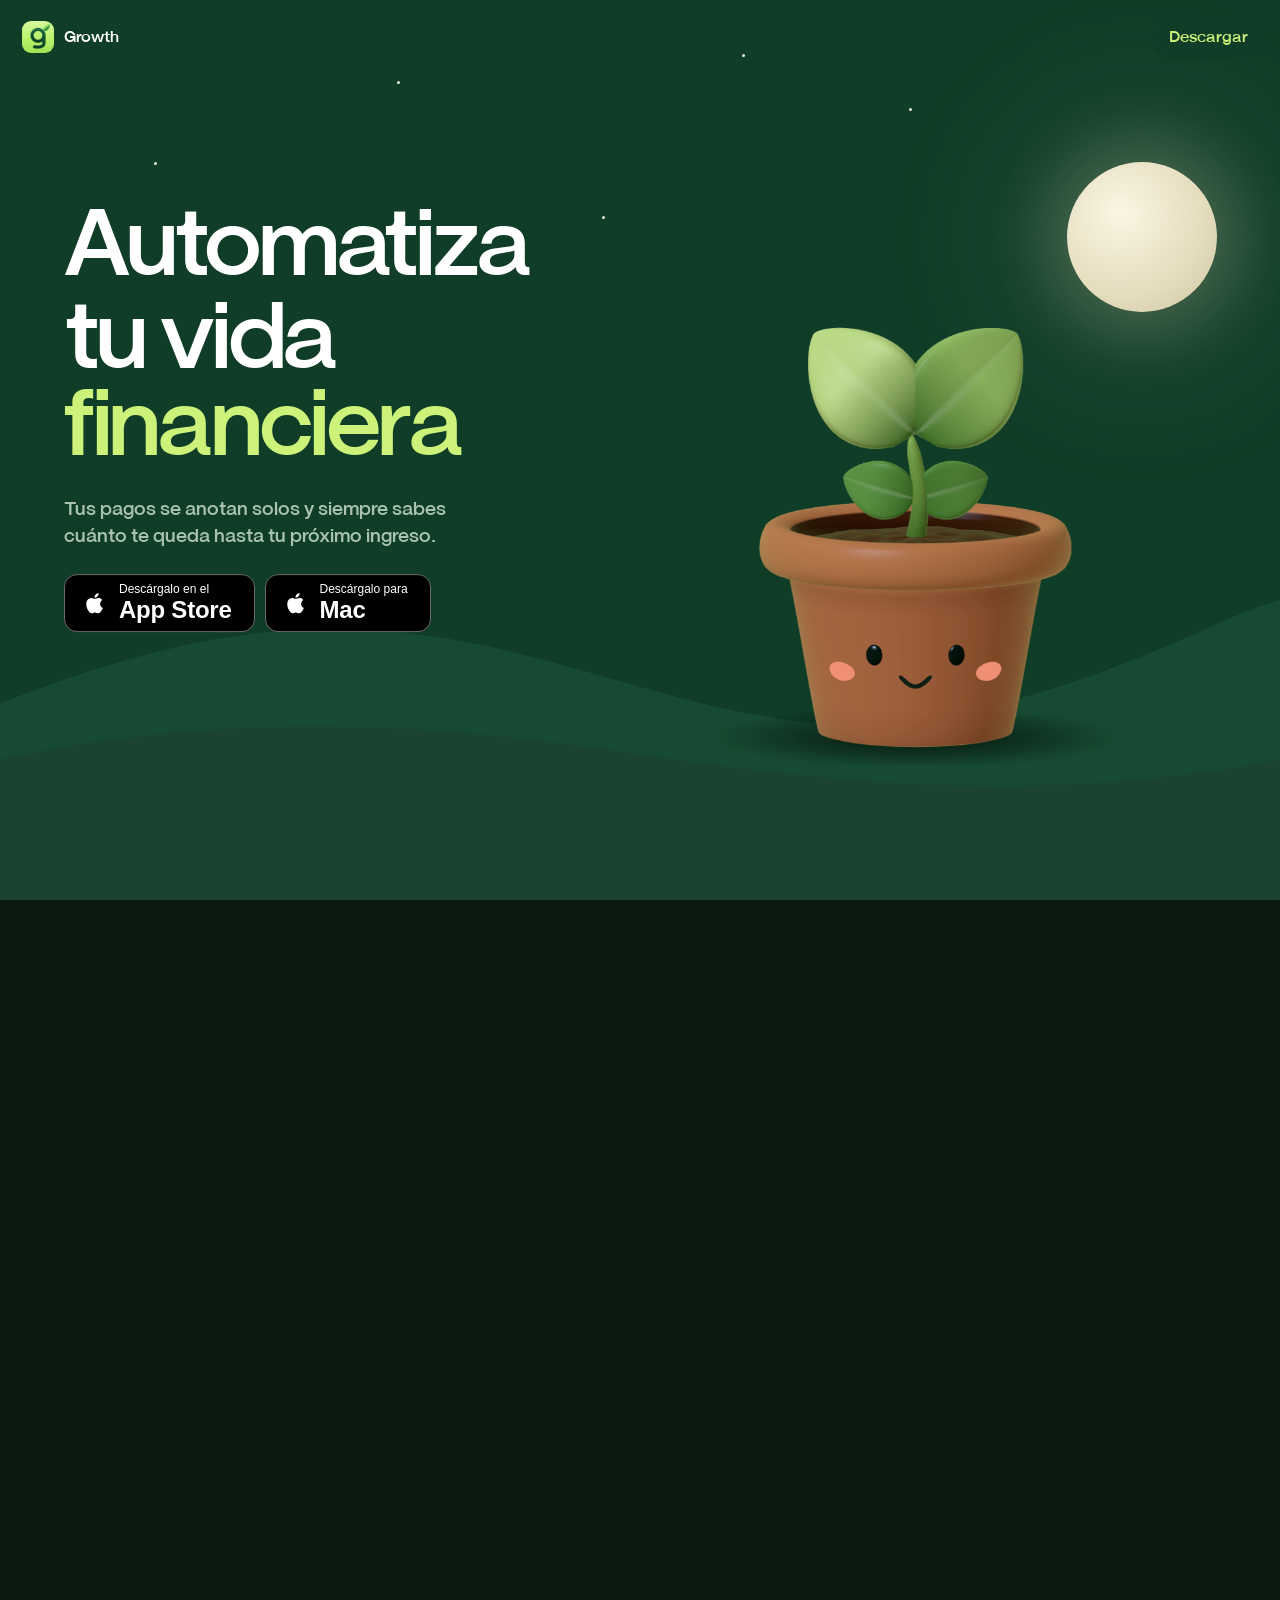
<file: index.html>
<!doctype html>
<html lang="es">
<head>
<meta charset="utf-8">
<meta name="viewport" content="width=device-width, initial-scale=1">
<title>Growth | Automatiza tu vida financiera</title>
<meta name="description" content="Growth anota tus pagos solo, te dice cuánto te queda hasta tu próximo ingreso y responde a Claude o ChatGPT con tus números. En tu teléfono y tu computadora, cifrado de extremo a extremo.">
<meta name="theme-color" content="#0f3d27">
<link rel="icon" href="assets/favicon.png">
<link rel="apple-touch-icon" href="assets/apple-touch-icon.png">
<meta property="og:title" content="Growth | Automatiza tu vida financiera">
<meta property="og:description" content="Tus pagos se anotan solos y sabes cuánto te queda hasta tu próximo ingreso.">
<meta property="og:image" content="assets/screens/insights.jpg">
<link rel="preload" href="assets/fonts/ZTNature-Medium.ttf" as="font" type="font/ttf" crossorigin>
<link rel="preload" href="assets/fonts/ZTNature-Black.ttf" as="font" type="font/ttf" crossorigin>
<script>if(matchMedia("(prefers-reduced-motion: reduce)").matches)document.documentElement.classList.add("rm")</script>
<link rel="stylesheet" href="assets/styles/landing.css">
</head>
<body>

<div class="top">
  <a class="brand" href="./"><img src="assets/apple-touch-icon.png" alt="">Growth</a>
  <a class="top-get" href="#descargar">Descargar</a>
</div>

<!-- HERO · la noche de Grow: el mundo de la app, no una portada genérica -->
<header class="hero" id="hero">
  <div class="sky" aria-hidden="true">
    <i class="star" style="--x:12%;--y:18%"></i><i class="star" style="--x:31%;--y:9%"></i><i class="star" style="--x:47%;--y:24%"></i>
    <i class="star" style="--x:71%;--y:12%"></i><i class="star" style="--x:88%;--y:30%"></i><i class="star" style="--x:58%;--y:6%"></i>
  </div>
  <svg class="hills hills-back" viewBox="0 0 1440 400" preserveAspectRatio="none" aria-hidden="true"><path d="M0 210C180 150 330 120 520 150s360 110 560 70 280-90 360-110V400H0z" fill="#174a32"/></svg>
  <i class="moon" aria-hidden="true"></i>
  <div class="grow-hero" aria-hidden="true"><img src="assets/grow/night.png" alt="" width="640" height="680"></div>
  <svg class="hills hills-front" viewBox="0 0 1440 300" preserveAspectRatio="none" aria-hidden="true"><path d="M0 120C240 60 470 70 700 110s470 70 740 10V300H0z" fill="#1a4332"/></svg>

  <div class="hero-copy">
    <h1><span class="ln"><span>Automatiza</span></span><span class="ln"><span>tu vida <em>financiera</em></span></span></h1>
    <p>Tus pagos se anotan solos y siempre sabes cuánto te queda hasta tu próximo ingreso.</p>
    <div class="badges">
      <a class="badge soon" data-link="appStore" href="#">
        <svg viewBox="0 0 24 24" fill="currentColor" aria-hidden="true"><path d="M16.37 12.6c-.02-2.2 1.8-3.26 1.88-3.31-1.03-1.5-2.62-1.7-3.18-1.73-1.35-.14-2.64.8-3.33.8-.69 0-1.75-.78-2.88-.76-1.48.02-2.85.86-3.61 2.19-1.54 2.67-.39 6.62 1.11 8.79.73 1.06 1.6 2.25 2.75 2.2 1.1-.04 1.52-.71 2.85-.71 1.33 0 1.7.71 2.87.69 1.19-.02 1.94-1.08 2.66-2.14.84-1.23 1.19-2.42 1.21-2.48-.03-.01-2.32-.89-2.33-3.54zM14.18 6.13c.61-.74 1.02-1.76.91-2.78-.88.04-1.94.59-2.57 1.32-.56.65-1.06 1.69-.93 2.69.98.08 1.98-.5 2.59-1.23z"/></svg>
        <span><small data-small="Descárgalo en el">Muy pronto en el</small><b>App Store</b></span>
      </a>
      <a class="badge soon" data-link="mac" href="#">
        <svg viewBox="0 0 24 24" fill="currentColor" aria-hidden="true"><path d="M16.37 12.6c-.02-2.2 1.8-3.26 1.88-3.31-1.03-1.5-2.62-1.7-3.18-1.73-1.35-.14-2.64.8-3.33.8-.69 0-1.75-.78-2.88-.76-1.48.02-2.85.86-3.61 2.19-1.54 2.67-.39 6.62 1.11 8.79.73 1.06 1.6 2.25 2.75 2.2 1.1-.04 1.52-.71 2.85-.71 1.33 0 1.7.71 2.87.69 1.19-.02 1.94-1.08 2.66-2.14.84-1.23 1.19-2.42 1.21-2.48-.03-.01-2.32-.89-2.33-3.54zM14.18 6.13c.61-.74 1.02-1.76.91-2.78-.88.04-1.94.59-2.57 1.32-.56.65-1.06 1.69-.93 2.69.98.08 1.98-.5 2.59-1.23z"/></svg>
        <span><small data-small="Descárgalo para">Muy pronto para</small><b>Mac</b></span>
      </a>
    </div>
  </div>

</header>

<main>

  <!-- 1 · Captura: la pantalla de bloqueo, donde de verdad pasa -->
  <section class="capture" id="captura" aria-labelledby="t-capture">
    <div class="pin">
      <h2 id="t-capture" class="capture-title">Anotar un gasto toma <em>un segundo.</em></h2>
      <div class="lock" aria-hidden="true">
        <div class="lock-screen">
          <div class="lock-time"><span>martes 12 de noviembre</span><b>12:41</b></div>
          <div class="stack">
            <div class="note" data-note="0">
              <img src="assets/apple-touch-icon.png" alt="">
              <div><p><b>Growth</b><time>ahora</time></p><span>US$ 4.50 en el café de la esquina</span><small>Con Apple Pay. Lo anoté en Comida.</small></div>
            </div>
            <div class="note" data-note="1">
              <img src="assets/apple-touch-icon.png" alt="">
              <div><p><b>Growth</b><time>ahora</time></p><span>US$ 12.30 en la farmacia</span><small>Lo anotaste con el botón de acción.</small></div>
            </div>
            <div class="note" data-note="2">
              <img src="assets/apple-touch-icon.png" alt="">
              <div><p><b>Growth</b><time>ahora</time></p><span>US$ 8.00 en taxi</span><small>Se lo dijiste a Siri. Lo anoté en Efectivo.</small></div>
            </div>
          </div>
        </div>
      </div>
      <ul class="sources">
        <li><b>Apple Pay</b> en tu iPhone</li>
        <li><b>El botón de acción</b> un toque y lo anotas tú</li>
        <li><b>Siri</b> cuando pagas en efectivo</li>
      </ul>
      <p class="capture-foot">Lo que no está claro te espera en Pendientes. Growth no inventa nada.</p>
    </div>
  </section>

  <!-- 2 · El flujo del sueldo: la pregunta de verdad -->
  <section class="flow" id="alcanza" aria-labelledby="t-flow">
    <div class="pin">
      <h2 id="t-flow">¿Me alcanza hasta que vuelva a cobrar?</h2>
      <div class="answer">
        <span class="answer-k">Te quedan</span>
        <b class="answer-n"><small>US$</small><span data-left aria-live="polite">405.00</span></b>
        <span class="answer-d" data-perday>≈ US$ 22.50 al día durante 18 días</span>
      </div>
      <div class="bar" aria-hidden="true">
        <div class="seg fixed" style="--w:57.5%" data-seg><span>Fijos</span><em>US$ 1,437.48</em></div>
        <div class="seg spent" style="--w:26.3%" data-seg><span>Ya gastaste</span><em>US$ 657.52</em></div>
        <div class="seg free" style="--w:16.2%" data-seg><span>Libre</span></div>
      </div>
      <div class="bar-legend" aria-hidden="true"><span>Sueldo de US$ 2,500 el día 1</span><span>Alquiler, cuota del auto, luz, internet, Netflix, Spotify</span></div>
      <div class="try">
        <span>¿Y si compro…</span>
        <div class="try-row" role="group" aria-label="Prueba una compra">
          <button type="button" data-cost="35" aria-pressed="false">Cena de US$ 35</button>
          <button type="button" data-cost="89" aria-pressed="false">Entradas de US$ 89</button>
          <button type="button" data-cost="460" aria-pressed="false">Zapatillas de US$ 460</button>
        </div>
      </div>
    </div>
  </section>

  <!-- 3 · Growth como servidor MCP, dentro de Claude y de ChatGPT -->
  <section class="mcp" id="asistente" data-host="claude" aria-labelledby="t-mcp">
    <div class="pin">
      <div class="mcp-head">
        <h2 id="t-mcp">Pregúntale a tu asistente por tu dinero.</h2>
        <p>Growth es un servidor MCP. Conéctalo a Claude o a ChatGPT y te responden con tus números reales. Tú eliges qué pueden ver.</p>
        <div class="hosts" role="tablist" aria-label="Asistente">
          <button type="button" role="tab" aria-selected="true" data-host="claude"><img class="logo-claude" src="assets/claude-logo.png" alt="">Claude</button>
          <button type="button" role="tab" aria-selected="false" data-host="chatgpt"><img class="logo-gpt" src="assets/chatgpt-mark.png" alt="">ChatGPT</button>
        </div>
      </div>

      <div class="desk" aria-hidden="true">
        <div class="win ai">
          <div class="win-bar"><i></i><i></i><i></i><span class="host-url" data-claude>claude.ai</span><span class="host-url" data-chatgpt>chatgpt.com</span></div>
          <div class="ai-body">
            <aside class="ai-side">
              <div class="ai-mark"><img class="logo-claude" src="assets/claude-logo.png" alt=""><img class="logo-gpt" src="assets/chatgpt-mark.png" alt=""><b data-claude>Claude</b><b data-chatgpt>ChatGPT</b></div>
              <span class="side-new">Nuevo chat</span>
              <span class="side-label">Recientes</span>
              <span class="side-item on">¿Me alcanza para el concierto?</span>
              <span class="side-item">Plan de ahorro para el viaje</span>
              <span class="side-item">Gastos de octubre</span>
            </aside>

            <!-- Paso 1: añadir el conector -->
            <div class="ai-pane pane-connect" data-pane="connect">
              <h3 data-claude>Conectores</h3><h3 data-chatgpt>Apps y conectores</h3>
              <div class="connect-card">
                <span class="cc-title">Añadir conector personalizado</span>
                <label>Nombre<span class="field">Growth</span></label>
                <label>URL del servidor MCP remoto<span class="field url"><span data-type>https://mcp.growthapp.me</span><i class="caret"></i></span></label>
                <span class="cc-btn">Añadir</span>
              </div>
            </div>

            <!-- Paso 3: la conversación -->
            <div class="ai-pane pane-chat" data-pane="chat">
              <div class="chat-scroll">
                <div class="u" data-step>¿Me alcanza para ir al concierto del 14? La entrada cuesta US$ 89.</div>
                <div class="tool" data-step>
                  <img src="assets/apple-touch-icon.png" alt="">
                  <span data-claude>Usó <b>Growth</b></span><span data-chatgpt>Consultó <b>Growth</b></span>
                  <code>hasta_proximo_ingreso, pagos_proximos</code>
                </div>
                <div class="a" data-step>
                  <p>Sí, pero justo. Hoy te quedan <b>US$ 405</b> hasta el 30. Si compras la entrada quedan US$ 316, unos <b>US$ 17.50 al día</b>.</p>
                  <p>La cuota del auto del 20 ya está contada en tus fijos.</p>
                </div>
                <div class="u" data-step>Apártamelo como meta.</div>
                <div class="tool done" data-step>
                  <img src="assets/apple-touch-icon.png" alt="">
                  <span data-claude>Usó <b>Growth</b></span><span data-chatgpt>Consultó <b>Growth</b></span>
                  <code>crear_meta("Concierto", 89)</code>
                </div>
                <div class="a" data-step><p>Listo. «Concierto» ya está en tus metas de Growth.</p></div>
              </div>
              <div class="composer"><span data-claude>Responder a Claude…</span><span data-chatgpt>Pregunta lo que quieras</span><i class="send"></i></div>
            </div>
          </div>
        </div>

        <!-- Paso 2: el permiso se da en el teléfono, con la forma de Growth -->
        <div class="phone consent" data-consent>
          <div class="phone-screen">
            <div class="consent-head">
              <span class="pair"><img src="assets/apple-touch-icon.png" alt=""><i class="dots"></i><span class="pair-ai"><img class="logo-claude" src="assets/claude-logo.png" alt=""><img class="logo-gpt" src="assets/chatgpt-mark.png" alt=""></span></span>
              <b><span data-claude>¿Conectar Claude?</span><span data-chatgpt>¿Conectar ChatGPT?</span></b>
            </div>
            <div class="tiles">
              <span class="tile on" data-tile>Ver tus movimientos</span>
              <span class="tile on" data-tile>Anotar gastos</span>
              <span class="tile on" data-tile>Crear metas</span>
              <span class="tile" data-tile>Cuentas compartidas</span>
            </div>
            <span class="consent-btn">Permitir con Face ID</span>
          </div>
        </div>
      </div>
    </div>
  </section>

  <!-- 4 · La casa: cada uno anota en su Growth, la casa suma lo de todos -->
  <section class="spaces" id="espacios" aria-labelledby="t-spaces" data-mode="familia">
    <div class="pin">
      <div class="spaces-copy">
        <h2 id="t-spaces">La casa la pagan todos. <em>Ahora se ve.</em></h2>
        <p>Cada uno anota en su Growth, con su tarjeta y sus categorías, y toca <b>Casa</b>. Nadie ve las cuentas de nadie. Todos ven lo que costó la casa.</p>
        <div class="modes" role="tablist" aria-label="Tipo de grupo">
          <button role="tab" aria-selected="true" data-mode="familia">En familia</button>
          <button role="tab" aria-selected="false" data-mode="depa">Depa compartido</button>
        </div>
      </div>

      <div class="people" aria-hidden="true">
        <article class="who" data-who="0">
          <header><i class="av a0"><span data-fam>M</span><span data-depa>A</span></i><span data-fam>Mamá</span><span data-depa>Ana</span></header>
          <b class="amt"><span data-fam>US$ 85</span><span data-depa>US$ 720</span></b>
          <span class="meta"><span data-fam>Mercado de la semana</span><span data-depa>Alquiler</span><small><span data-fam>con su débito</span><span data-depa>por transferencia</span></small></span>
          <span class="for"><span>Para mí</span><span class="house">Casa</span></span>
        </article>
        <article class="who" data-who="1">
          <header><i class="av a1"><span data-fam>P</span><span data-depa>L</span></i><span data-fam>Papá</span><span data-depa>Luis</span></header>
          <b class="amt"><span data-fam>US$ 120</span><span data-depa>US$ 300</span></b>
          <span class="meta"><span data-fam>Supermercado</span><span data-depa>Súper</span><small>con su Visa</small></span>
          <span class="for"><span>Para mí</span><span class="house">Casa</span></span>
        </article>
        <article class="who me" data-who="2">
          <header><i class="av a2">Tú</i>Tú</header>
          <b class="amt"><span data-fam>US$ 40</span><span data-depa>US$ 180</span></b>
          <span class="meta"><span data-fam>Comida</span><span data-depa>Luz e internet</span><small>con tu cuenta sueldo</small></span>
          <span class="for"><span>Para mí</span><span class="house">Casa</span></span>
        </article>
      </div>

      <div class="house-card" aria-live="polite">
        <div class="hc-head">
          <div><b><span data-fam>Casa</span><span data-depa>Depa</span></b><span data-fam>Mamá, Papá y tú</span><span data-depa>Ana, Luis y tú</span></div>
        </div>
        <p class="hc-total">En noviembre <span data-fam>la casa costó</span><span data-depa>el depa costó</span> <b>US$ <span data-total>0</span></b></p>
        <div class="hc-bar"><i class="s0" data-bar="0"></i><i class="s1" data-bar="1"></i><i class="s2" data-bar="2"></i></div>
        <ul class="hc-legend">
          <li><i class="a0"></i><span data-fam>Mamá</span><span data-depa>Ana</span> <b data-put="0">US$ 0</b></li>
          <li><i class="a1"></i><span data-fam>Papá</span><span data-depa>Luis</span> <b data-put="1">US$ 0</b></li>
          <li><i class="a2"></i>Tú <b data-put="2">US$ 0</b></li>
        </ul>
        <div class="hc-end" data-end>
          <p data-fam>Cada uno puso lo que pudo. <b>Nadie le debe a nadie.</b></p>
          <div class="settle" data-depa>
            <span class="settle-line">Tú le pagas a <b>Ana</b> <b class="settle-n">US$ 220</b></span>
            <span class="settle-btn">Saldar</span>
          </div>
        </div>
      </div>
    </div>
  </section>

  <!-- 5 · Dispositivos: se entra con el teléfono, como WhatsApp Web -->
  <section class="devices" id="dispositivos" aria-labelledby="t-devices">
    <div class="pin">
      <div class="devices-copy">
        <h2 id="t-devices">En tu Mac, entras con tu iPhone.</h2>
        <p>Abres Growth en tu Mac, escaneas el código y tus datos ya están ahí.</p>
      </div>
      <div class="laptop" aria-hidden="true">
        <div class="lid">
          <div class="lap-screen">
            <img class="lap-link" src="assets/screens/mac-link.jpg" alt="" width="1900" height="820" data-lap-link>
            <div class="lap-app" data-lap-app>
              <aside><b><img src="assets/apple-touch-icon.png" alt="">Growth</b><span class="on">Inicio</span><span>Movimientos</span><span>Insights</span><span>Más</span></aside>
              <div class="lap-main">
                <div class="lap-hero"><div><span>Balance disponible</span><b>US$ 1,400</b></div><img src="assets/grow/night.png" alt=""></div>
                <div class="lap-rows"><p><i class="c1"></i>Almuerzo<em>−US$ 18.50</em></p><p><i class="c2"></i>Bus<em>−US$ 1.80</em></p><p><i class="c1"></i>Café de la esquina<em>−US$ 4.50</em></p></div>
              </div>
            </div>
          </div>
        </div>
        <div class="base"></div>
      </div>
      <div class="phone scanner" data-scanner aria-hidden="true">
        <div class="phone-screen">
          <div class="viewfinder"><i class="corner a"></i><i class="corner b"></i><i class="corner c"></i><i class="corner d"></i><i class="scanline" data-scanline></i></div>
          <div class="ask-sheet" data-ask><b>¿Entrar en «MacBook de Ana»?</b><span class="ask-btn">Entrar</span></div>
        </div>
      </div>
      <p class="e2e"><svg viewBox="0 0 24 24" aria-hidden="true"><rect x="5" y="11" width="14" height="10" rx="2.5" fill="currentColor"/><path d="M8 11V7.5a4 4 0 0 1 8 0V11" fill="none" stroke="currentColor" stroke-width="2.2"/></svg>Cifrado de extremo a extremo. Solo tú puedes ver tus datos.</p>
    </div>
  </section>

  <!-- 6 · Cierre: tu semilla crece con cada día que registras -->
  <section class="seed" id="descargar" aria-labelledby="t-seed">
    <div class="pin">
      <div class="seed-stage" aria-hidden="true">
        <img src="assets/grow/seed.png" alt="" data-stage>
        <img src="assets/grow/sprout.png" alt="" data-stage>
        <img src="assets/grow/seedling.png" alt="" data-stage>
        <img src="assets/grow/young.png" alt="" data-stage>
        <img src="assets/grow/leafy.png" alt="" data-stage>
        <img src="assets/grow/shrub.png" alt="" data-stage>
        <img src="assets/grow/sapling.png" alt="" data-stage>
        <img src="assets/grow/tree.png" alt="" data-stage>
        <img src="assets/grow/blossom.png" alt="" data-stage>
        <img src="assets/grow/fruit.png" alt="" data-stage>
      </div>
      <div class="seed-copy">
        <h2 id="t-seed">Esta es tu semilla.</h2>
        <p>Crece con cada día que registras y nunca retrocede.</p>
        <div class="badges light">
          <a class="badge soon" data-link="appStore" href="#">
            <svg viewBox="0 0 24 24" fill="currentColor" aria-hidden="true"><path d="M16.37 12.6c-.02-2.2 1.8-3.26 1.88-3.31-1.03-1.5-2.62-1.7-3.18-1.73-1.35-.14-2.64.8-3.33.8-.69 0-1.75-.78-2.88-.76-1.48.02-2.85.86-3.61 2.19-1.54 2.67-.39 6.62 1.11 8.79.73 1.06 1.6 2.25 2.75 2.2 1.1-.04 1.52-.71 2.85-.71 1.33 0 1.7.71 2.87.69 1.19-.02 1.94-1.08 2.66-2.14.84-1.23 1.19-2.42 1.21-2.48-.03-.01-2.32-.89-2.33-3.54zM14.18 6.13c.61-.74 1.02-1.76.91-2.78-.88.04-1.94.59-2.57 1.32-.56.65-1.06 1.69-.93 2.69.98.08 1.98-.5 2.59-1.23z"/></svg>
            <span><small data-small="Descárgalo en el">Muy pronto en el</small><b>App Store</b></span>
          </a>
          <a class="badge soon" data-link="mac" href="#">
            <svg viewBox="0 0 24 24" fill="currentColor" aria-hidden="true"><path d="M16.37 12.6c-.02-2.2 1.8-3.26 1.88-3.31-1.03-1.5-2.62-1.7-3.18-1.73-1.35-.14-2.64.8-3.33.8-.69 0-1.75-.78-2.88-.76-1.48.02-2.85.86-3.61 2.19-1.54 2.67-.39 6.62 1.11 8.79.73 1.06 1.6 2.25 2.75 2.2 1.1-.04 1.52-.71 2.85-.71 1.33 0 1.7.71 2.87.69 1.19-.02 1.94-1.08 2.66-2.14.84-1.23 1.19-2.42 1.21-2.48-.03-.01-2.32-.89-2.33-3.54zM14.18 6.13c.61-.74 1.02-1.76.91-2.78-.88.04-1.94.59-2.57 1.32-.56.65-1.06 1.69-.93 2.69.98.08 1.98-.5 2.59-1.23z"/></svg>
            <span><small data-small="Descárgalo para">Muy pronto para</small><b>Mac</b></span>
          </a>
        </div>
      </div>
    </div>
  </section>

  <footer class="foot"><span>© 2026 Growth</span><a href="privacy/">Privacidad</a></footer>
</main>

<script src="assets/scripts/vendor/gsap.min.js"></script>
<script src="assets/scripts/vendor/ScrollTrigger.min.js"></script>
<script src="assets/scripts/vendor/lenis.min.js"></script>
<script>
// Los enlaces de descarga viven solo aquí. Mientras estén vacíos, el botón dice «Muy pronto».
const LINKS = { appStore: "https://apps.apple.com/app/id6802515483", mac: "https://github.com/jahazielgg/growth-web/releases/latest/download/Growth.dmg" }; // mac: el DMG cuando exista
for (const a of document.querySelectorAll("[data-link]")) {
  const url = LINKS[a.dataset.link];
  if (!url) continue;
  a.href = url; a.classList.remove("soon");
  const small = a.querySelector("[data-small]"); if (small) small.textContent = small.dataset.small;
}
</script>
<script src="assets/scripts/landing.js"></script>
</body>
</html>
</file>
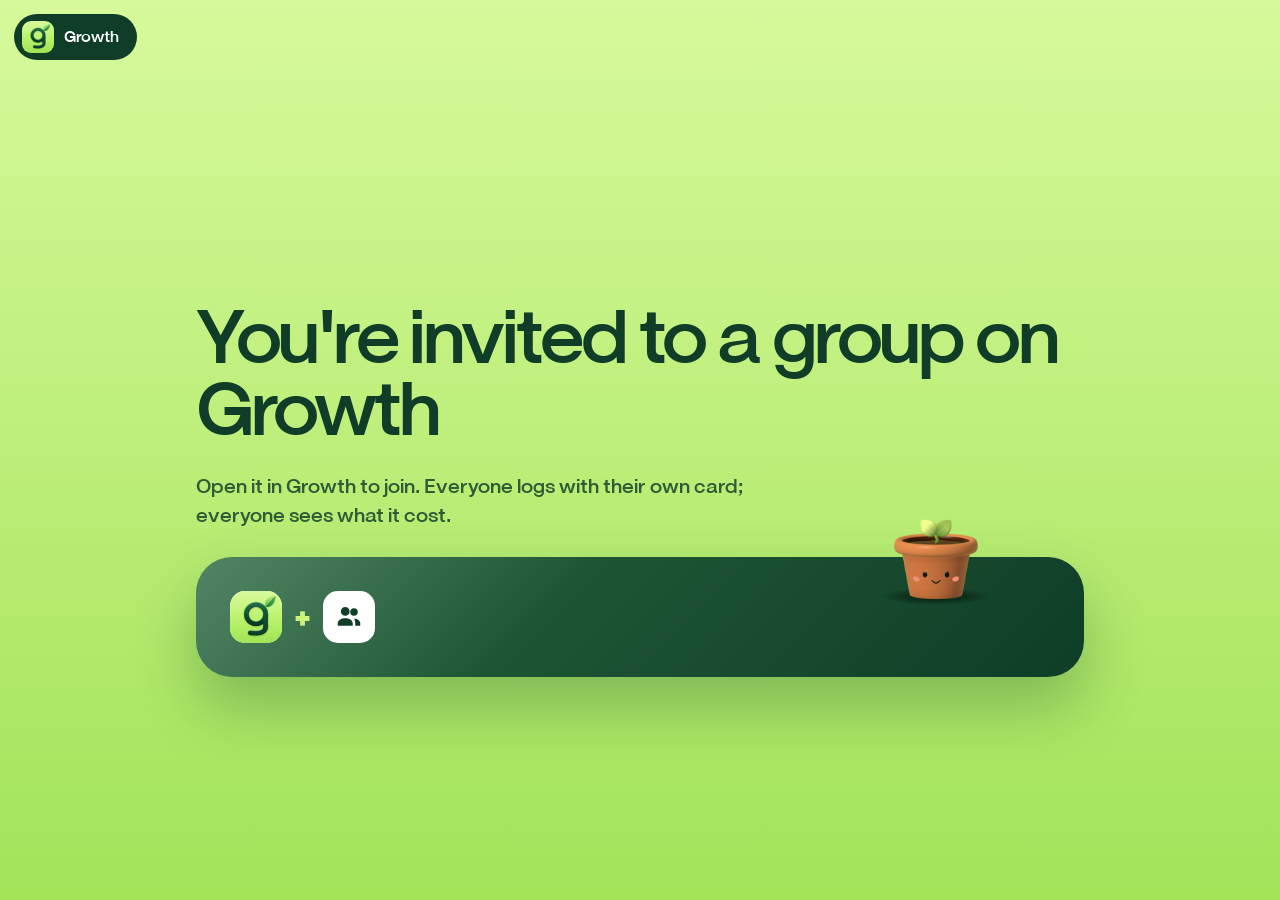
<file: join/index.html>
<!doctype html>
<html lang="es">
<head>
<meta charset="utf-8">
<meta name="viewport" content="width=device-width, initial-scale=1">
<meta name="robots" content="noindex">
<meta name="referrer" content="no-referrer">
<meta name="theme-color" content="#d7f99b">
<title>Growth · Invitación</title>
<link rel="icon" href="../assets/favicon.png">
<link rel="stylesheet" href="../assets/styles/portal.css">
</head>
<body>
<div class="page">
  <a class="brand" href="https://growthapp.me"><img src="../assets/apple-touch-icon.png" alt="">Growth</a>
  <main class="stage">
    <h1 id="title">Te invitaron a un grupo en Growth</h1>
    <p class="lead" id="lead">Ábrelo en Growth para unirte. Cada uno anota con su tarjeta; todos ven lo que costó.</p>
    <section class="card">
      <img class="sprout" src="../assets/grow/sprout.png" alt="">
      <div class="pair" aria-hidden="true">
        <span class="logo app"><img src="../assets/apple-touch-icon.png" alt=""></span>
        <span class="plus">+</span>
        <span class="logo"><svg viewBox="0 0 24 24" width="30" height="30" fill="#0f3d27" aria-hidden="true"><path d="M9 11a3.5 3.5 0 1 0 0-7 3.5 3.5 0 0 0 0 7Zm7 0a3 3 0 1 0 0-6 3 3 0 0 0 0 6ZM9 13c-3 0-6 1.5-6 4v2h12v-2c0-2.5-3-4-6-4Zm7.2.2c2.6.3 4.8 1.6 4.8 3.8v2h-4v-2c0-1.4-.3-2.7-.8-3.8Z"/></svg></span>
      </div>
      <a class="pill" id="open" href="#"><span id="openLabel">Abrir en Growth</span><i><svg viewBox="0 0 16 16" fill="none" stroke="currentColor" stroke-width="2.4" stroke-linecap="round" stroke-linejoin="round"><path d="M3 8h10M9 4l4 4-4 4"/></svg></i></a>
    </section>
  </main>
</div>
<script>
(() => {
  // La clave del grupo viene en el fragmento (#): no sale de este teléfono.
  const en = !navigator.language.toLowerCase().startsWith("es");
  const fragment = location.hash.slice(1);
  const params = new URLSearchParams(fragment);
  const name = (params.get("n") || "").slice(0, 64);
  const open = document.getElementById("open");
  document.documentElement.lang = en ? "en" : "es";
  document.getElementById("title").textContent = name
    ? (en ? `You're invited to ${name} on Growth` : `Te invitaron a ${name} en Growth`)
    : (en ? "You're invited to a group on Growth" : "Te invitaron a un grupo en Growth");
  document.getElementById("lead").textContent = en
    ? "Open it in Growth to join. Everyone logs with their own card; everyone sees what it cost."
    : "Ábrelo en Growth para unirte. Cada uno anota con su tarjeta; todos ven lo que costó.";
  document.getElementById("openLabel").textContent = en ? "Open in Growth" : "Abrir en Growth";
  if (!params.get("s") || !params.get("k")) { open.style.display = "none"; return; }
  const link = `growth://join?${fragment}`;
  open.href = link;
  history.replaceState(null, "", location.pathname);
  location.href = link;
})();
</script>
</body>
</html>
</file>
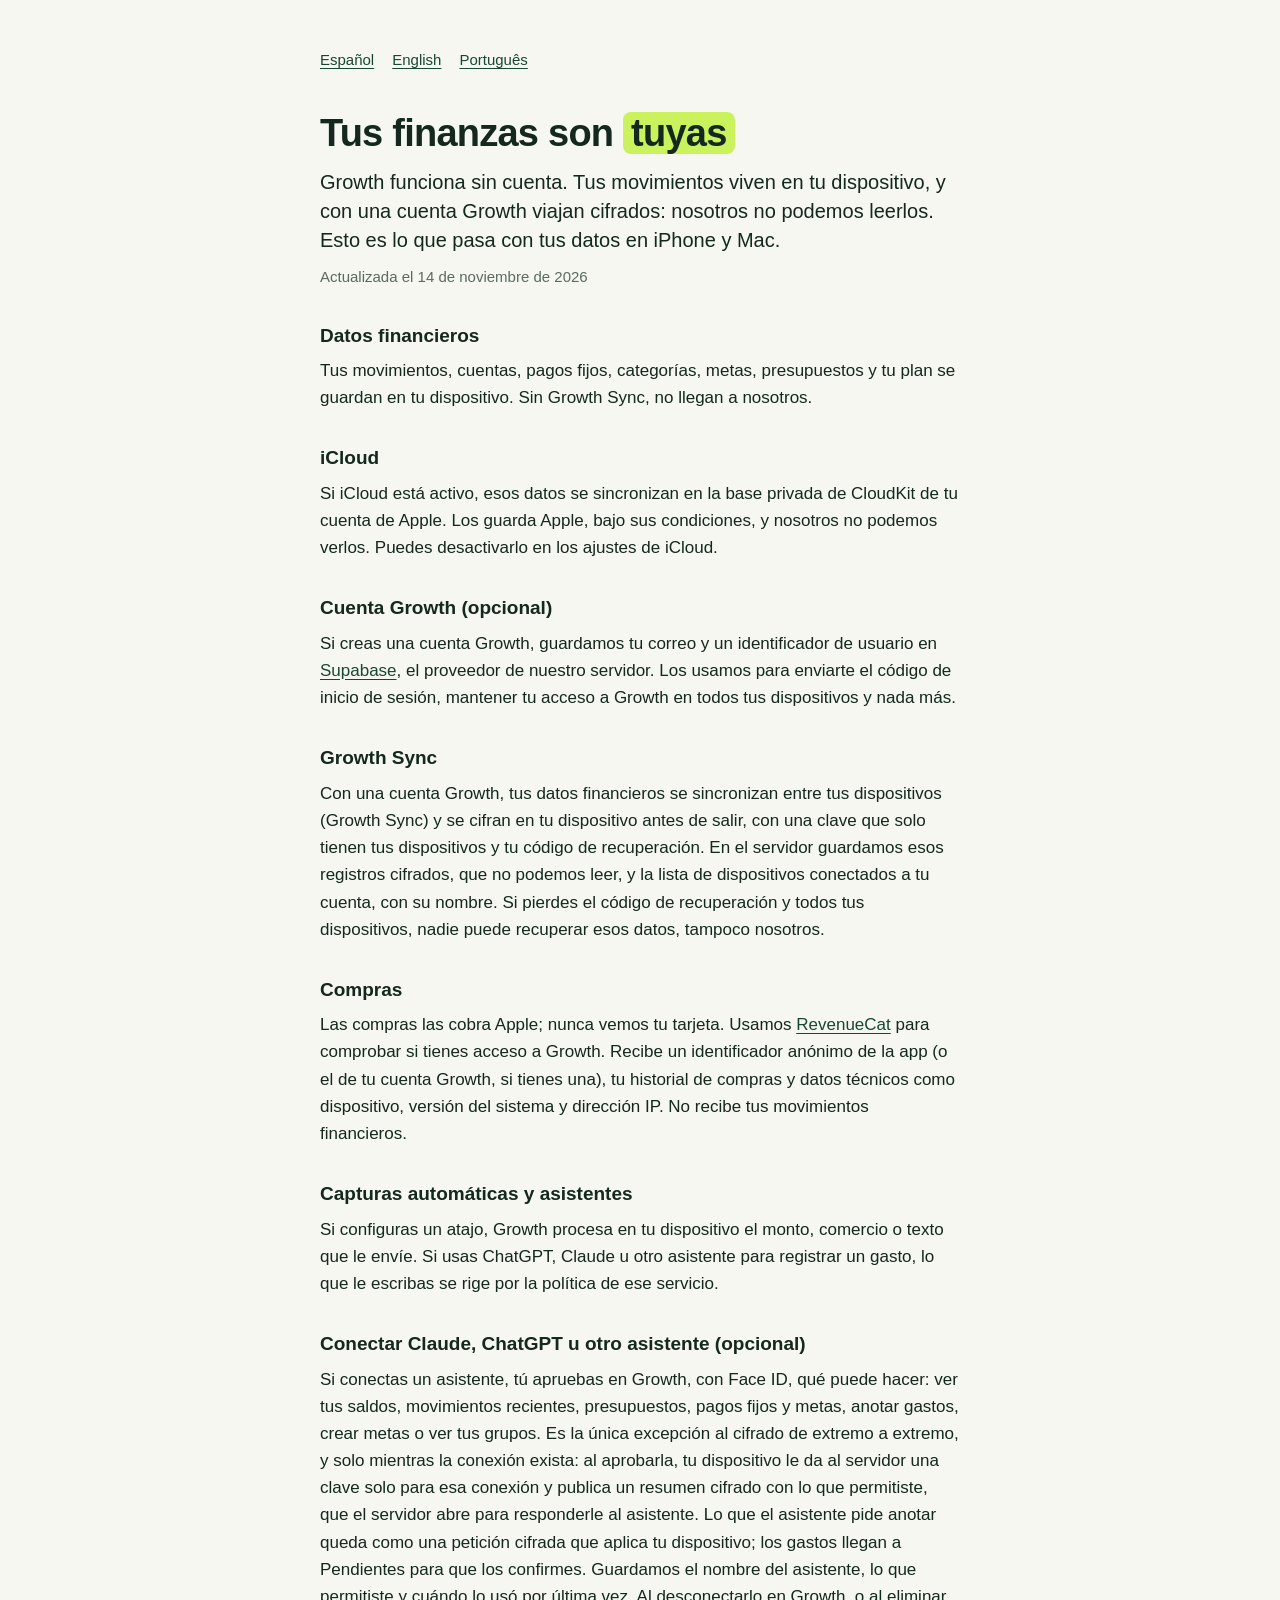
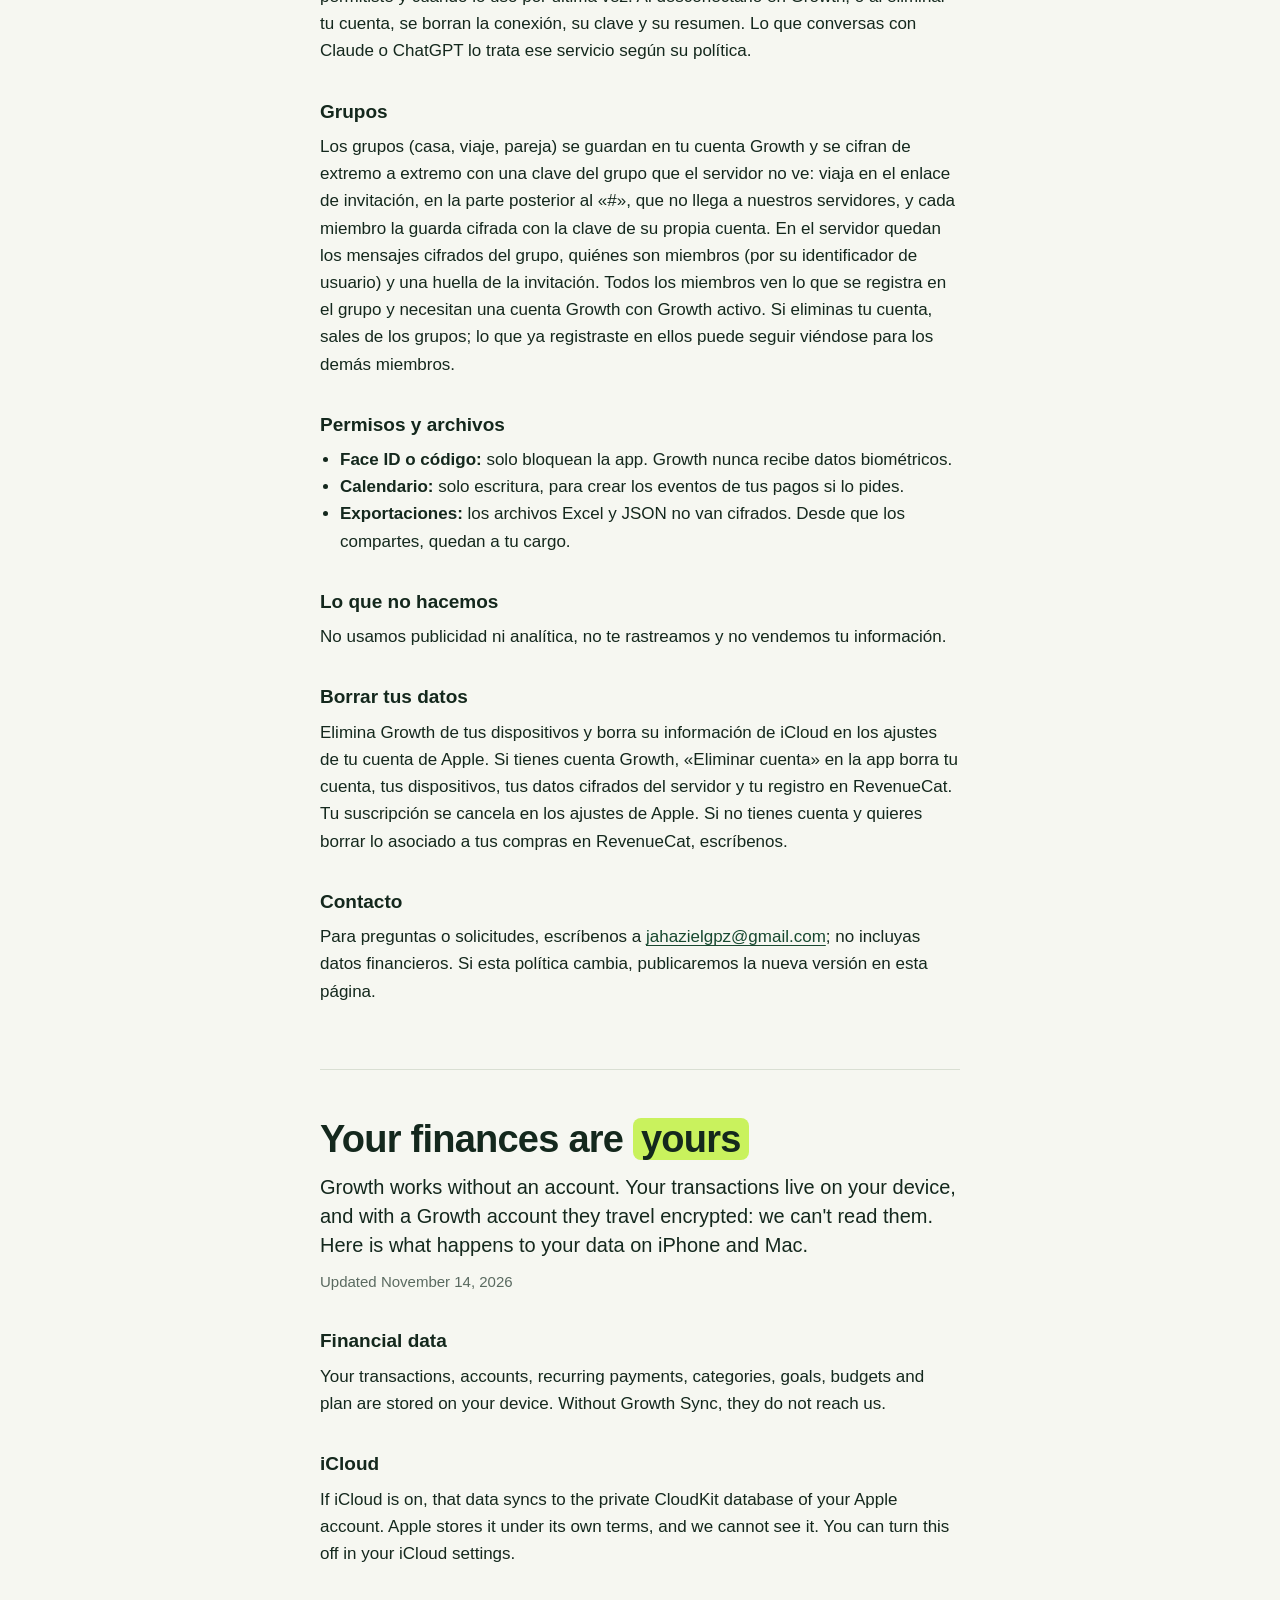
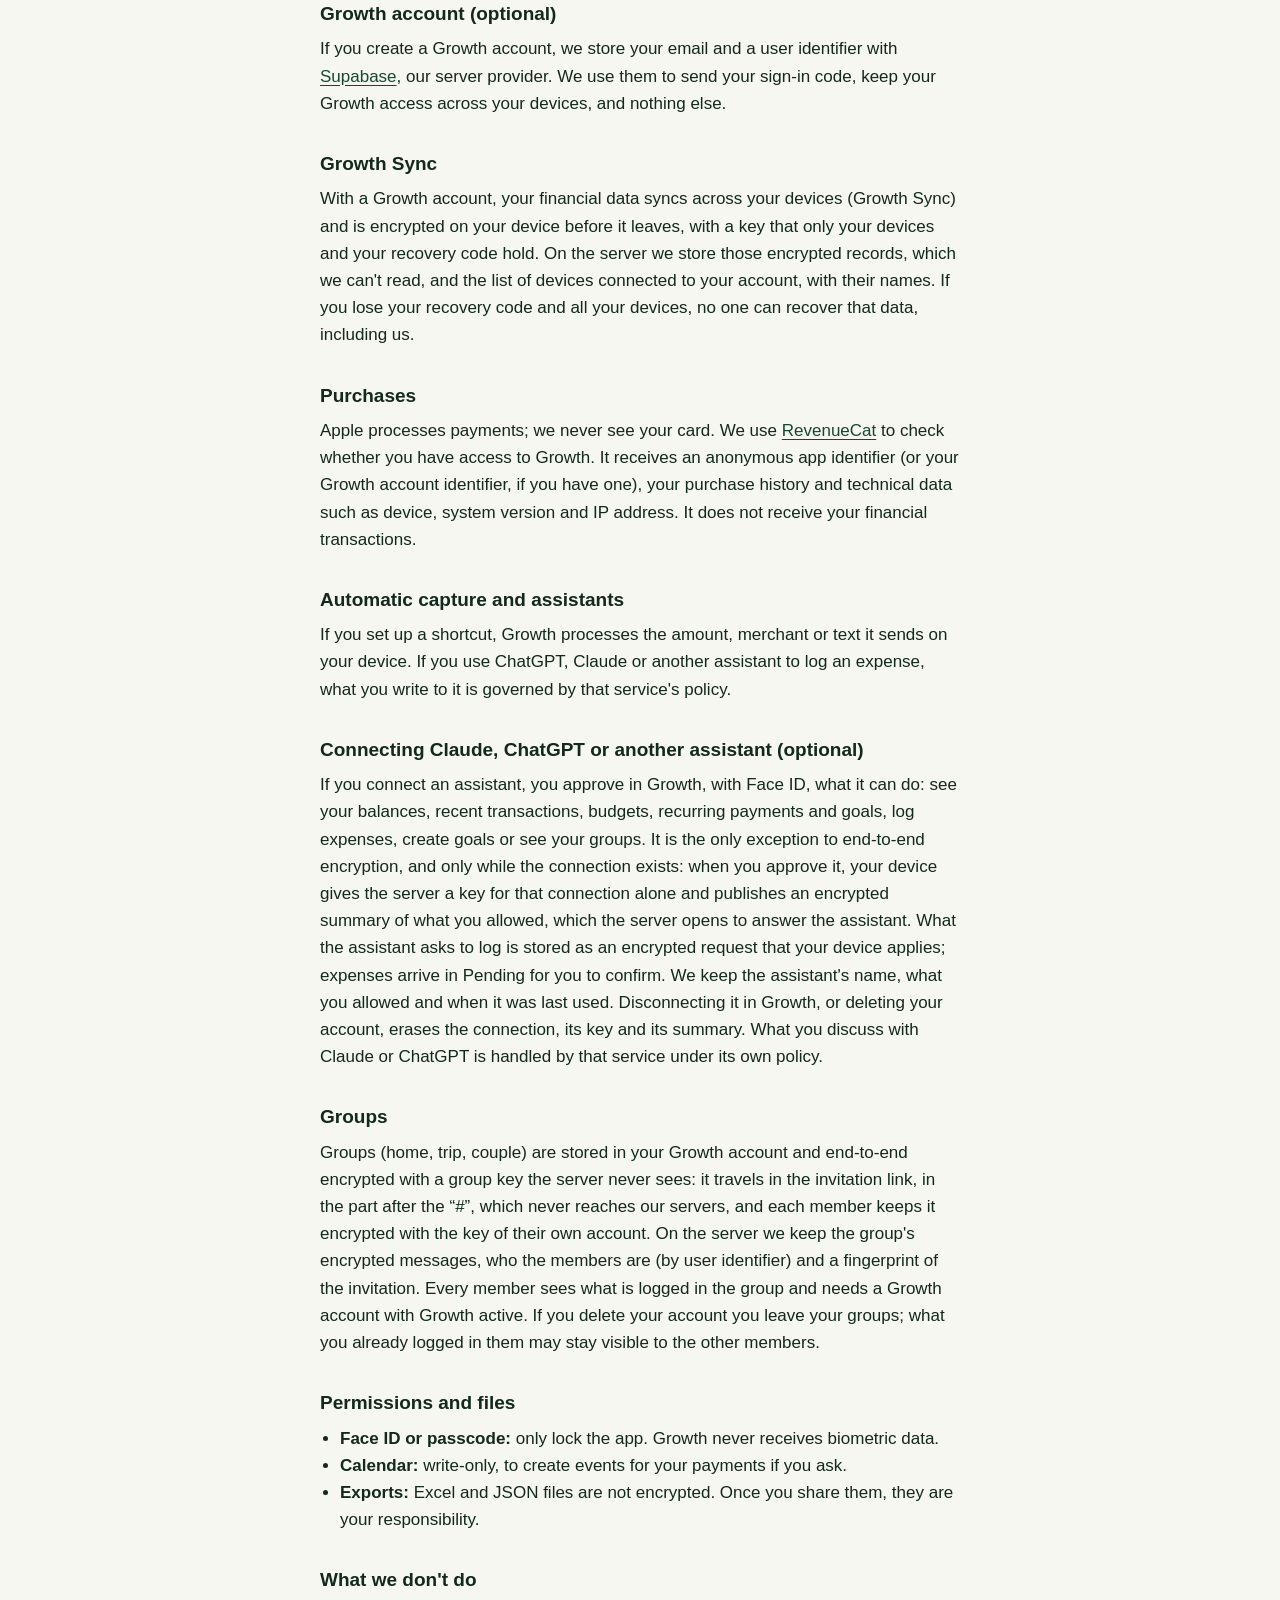
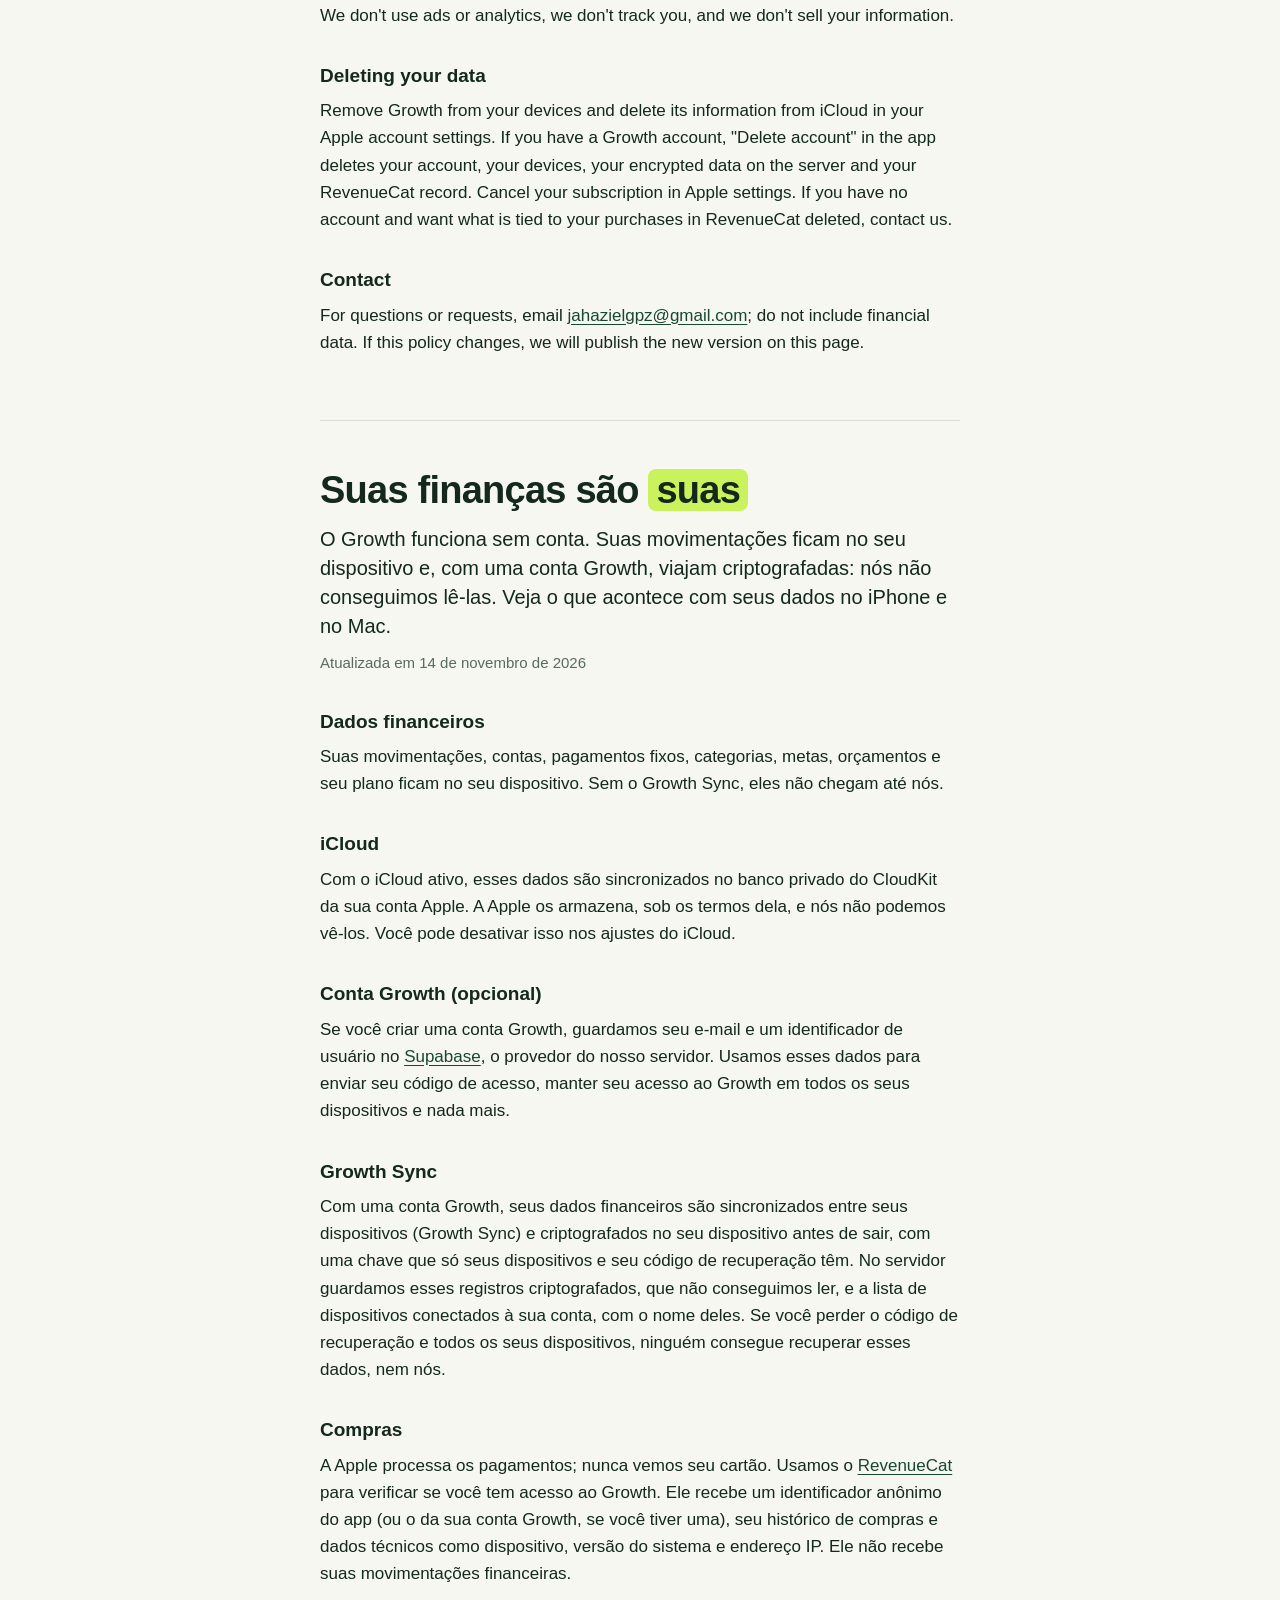
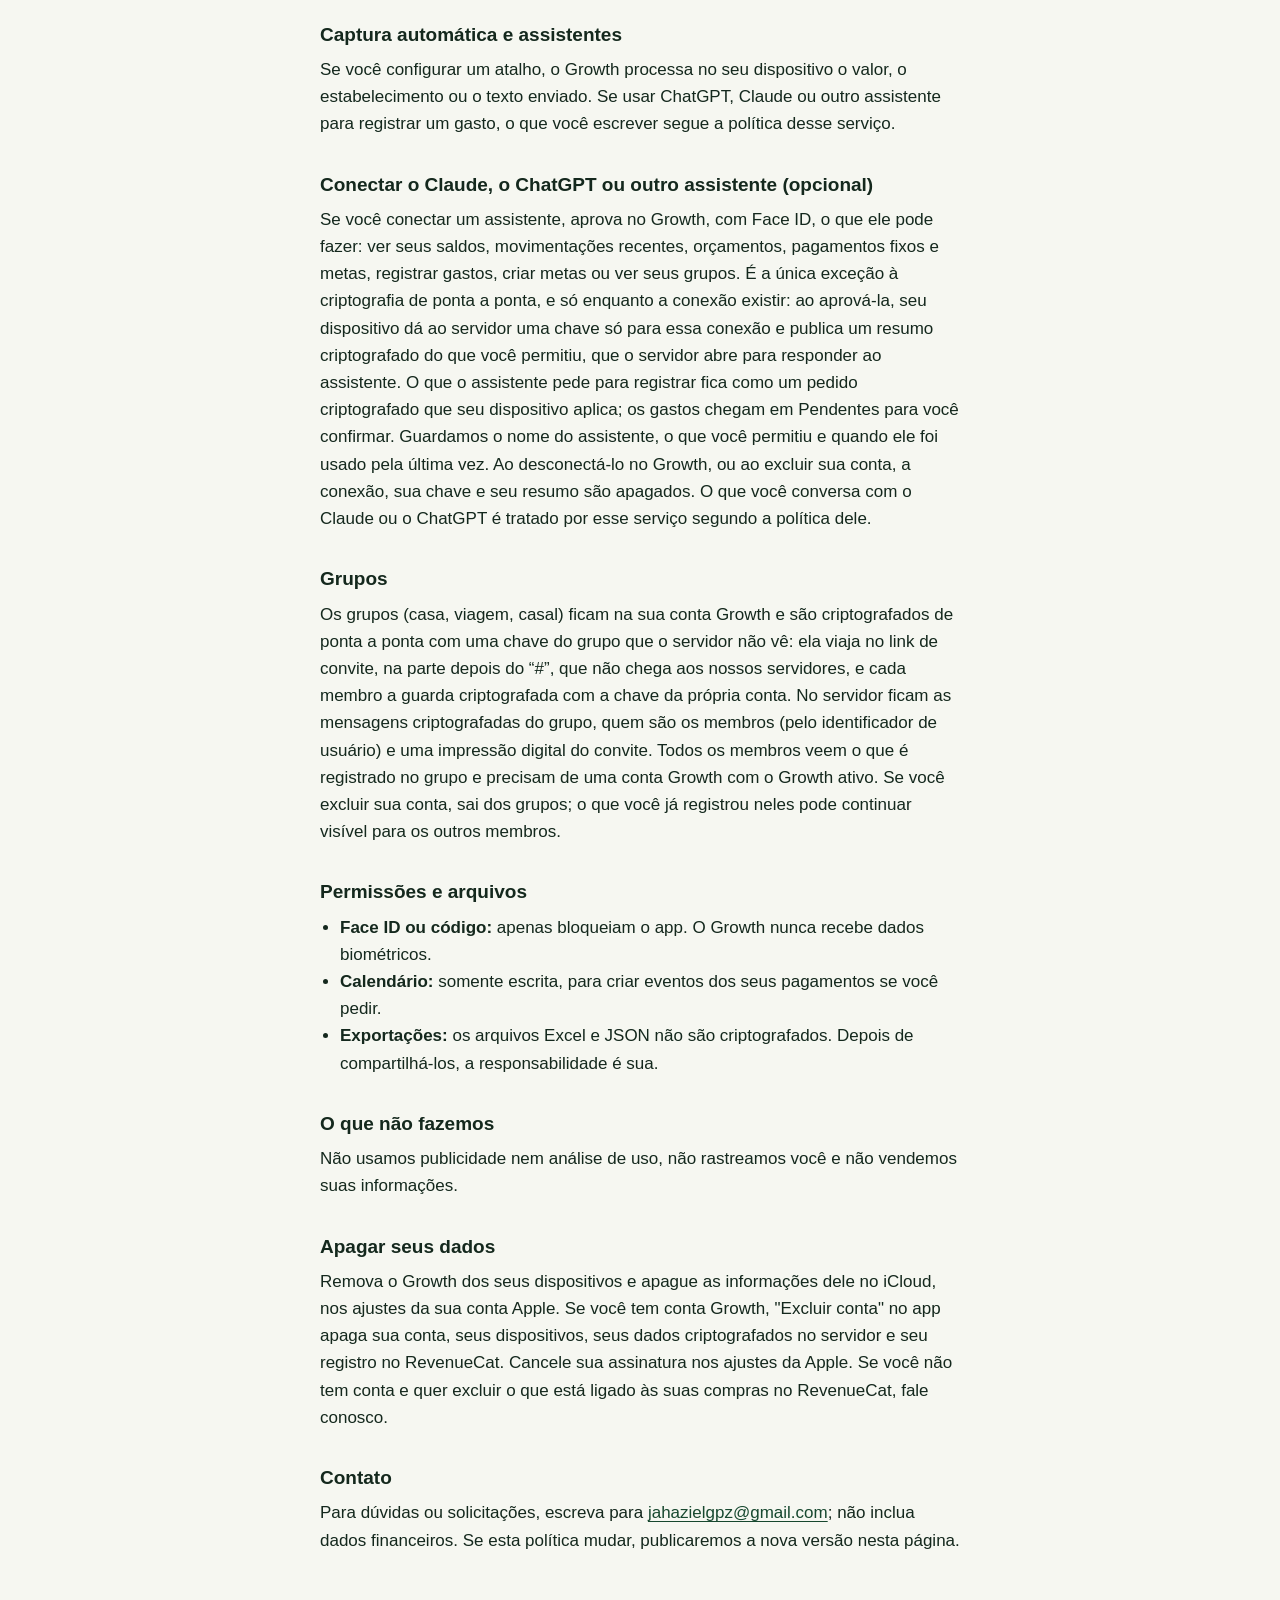
<file: privacy/index.html>
<!doctype html>
<html lang="es">
<head>
<meta charset="utf-8">
<meta name="viewport" content="width=device-width, initial-scale=1">
<title>Growth · Privacidad</title>
<meta name="description" content="Política de privacidad de Growth para iPhone y Mac.">
<link rel="icon" href="../assets/favicon.png">
<link rel="apple-touch-icon" href="../assets/apple-touch-icon.png">
<style>
:root{color-scheme:light dark;--bg:#f6f7f1;--ink:#14281d;--muted:#5a6a60;--line:#d9dfd3;--accent:#17482f;--lime:#c9f25d}
@media (prefers-color-scheme:dark){:root{--bg:#0d1f16;--ink:#eef3ea;--muted:#a3b3a8;--line:#29402f;--accent:#c9f25d}}
*{box-sizing:border-box}
html{scroll-behavior:smooth}
body{margin:0;background:var(--bg);color:var(--ink);font:17px/1.6 -apple-system,BlinkMacSystemFont,"Segoe UI",Roboto,sans-serif}
main{max-width:680px;margin:0 auto;padding:48px 20px 80px}
nav{display:flex;gap:18px;margin-bottom:40px;font-size:15px}
a{color:var(--accent);text-underline-offset:3px}
h1{font-size:38px;line-height:1.15;letter-spacing:-.02em;margin:0 0 12px}
h1 span{background:var(--lime);color:#14281d;padding:0 8px;border-radius:8px}
h2{font-size:19px;margin:32px 0 6px}
p,ul{margin:0 0 10px}
ul{padding-left:20px}
.lead{font-size:20px;line-height:1.45}
.date{color:var(--muted);font-size:15px}
section+section{margin-top:64px;padding-top:48px;border-top:1px solid var(--line)}
</style>
</head>
<body>
<main>
<nav aria-label="Idioma"><a href="#es">Español</a><a href="#en">English</a><a href="#pt">Português</a></nav>

<section id="es" lang="es">
<h1>Tus finanzas son <span>tuyas</span></h1>
<p class="lead">Growth funciona sin cuenta. Tus movimientos viven en tu dispositivo, y con una cuenta Growth viajan cifrados: nosotros no podemos leerlos. Esto es lo que pasa con tus datos en iPhone y Mac.</p>
<p class="date">Actualizada el 14 de noviembre de 2026</p>

<h2>Datos financieros</h2>
<p>Tus movimientos, cuentas, pagos fijos, categorías, metas, presupuestos y tu plan se guardan en tu dispositivo. Sin Growth Sync, no llegan a nosotros.</p>

<h2>iCloud</h2>
<p>Si iCloud está activo, esos datos se sincronizan en la base privada de CloudKit de tu cuenta de Apple. Los guarda Apple, bajo sus condiciones, y nosotros no podemos verlos. Puedes desactivarlo en los ajustes de iCloud.</p>

<h2>Cuenta Growth (opcional)</h2>
<p>Si creas una cuenta Growth, guardamos tu correo y un identificador de usuario en <a href="https://supabase.com/privacy">Supabase</a>, el proveedor de nuestro servidor. Los usamos para enviarte el código de inicio de sesión, mantener tu acceso a Growth en todos tus dispositivos y nada más.</p>

<h2>Growth Sync</h2>
<p>Con una cuenta Growth, tus datos financieros se sincronizan entre tus dispositivos (Growth Sync) y se cifran en tu dispositivo antes de salir, con una clave que solo tienen tus dispositivos y tu código de recuperación. En el servidor guardamos esos registros cifrados, que no podemos leer, y la lista de dispositivos conectados a tu cuenta, con su nombre. Si pierdes el código de recuperación y todos tus dispositivos, nadie puede recuperar esos datos, tampoco nosotros.</p>

<h2>Compras</h2>
<p>Las compras las cobra Apple; nunca vemos tu tarjeta. Usamos <a href="https://www.revenuecat.com/privacy">RevenueCat</a> para comprobar si tienes acceso a Growth. Recibe un identificador anónimo de la app (o el de tu cuenta Growth, si tienes una), tu historial de compras y datos técnicos como dispositivo, versión del sistema y dirección IP. No recibe tus movimientos financieros.</p>

<h2>Capturas automáticas y asistentes</h2>
<p>Si configuras un atajo, Growth procesa en tu dispositivo el monto, comercio o texto que le envíe. Si usas ChatGPT, Claude u otro asistente para registrar un gasto, lo que le escribas se rige por la política de ese servicio.</p>

<h2>Conectar Claude, ChatGPT u otro asistente (opcional)</h2>
<p>Si conectas un asistente, tú apruebas en Growth, con Face ID, qué puede hacer: ver tus saldos, movimientos recientes, presupuestos, pagos fijos y metas, anotar gastos, crear metas o ver tus grupos. Es la única excepción al cifrado de extremo a extremo, y solo mientras la conexión exista: al aprobarla, tu dispositivo le da al servidor una clave solo para esa conexión y publica un resumen cifrado con lo que permitiste, que el servidor abre para responderle al asistente. Lo que el asistente pide anotar queda como una petición cifrada que aplica tu dispositivo; los gastos llegan a Pendientes para que los confirmes. Guardamos el nombre del asistente, lo que permitiste y cuándo lo usó por última vez. Al desconectarlo en Growth, o al eliminar tu cuenta, se borran la conexión, su clave y su resumen. Lo que conversas con Claude o ChatGPT lo trata ese servicio según su política.</p>

<h2>Grupos</h2>
<p>Los grupos (casa, viaje, pareja) se guardan en tu cuenta Growth y se cifran de extremo a extremo con una clave del grupo que el servidor no ve: viaja en el enlace de invitación, en la parte posterior al «#», que no llega a nuestros servidores, y cada miembro la guarda cifrada con la clave de su propia cuenta. En el servidor quedan los mensajes cifrados del grupo, quiénes son miembros (por su identificador de usuario) y una huella de la invitación. Todos los miembros ven lo que se registra en el grupo y necesitan una cuenta Growth con Growth activo. Si eliminas tu cuenta, sales de los grupos; lo que ya registraste en ellos puede seguir viéndose para los demás miembros.</p>

<h2>Permisos y archivos</h2>
<ul>
<li><strong>Face ID o código:</strong> solo bloquean la app. Growth nunca recibe datos biométricos.</li>
<li><strong>Calendario:</strong> solo escritura, para crear los eventos de tus pagos si lo pides.</li>
<li><strong>Exportaciones:</strong> los archivos Excel y JSON no van cifrados. Desde que los compartes, quedan a tu cargo.</li>
</ul>

<h2>Lo que no hacemos</h2>
<p>No usamos publicidad ni analítica, no te rastreamos y no vendemos tu información.</p>

<h2>Borrar tus datos</h2>
<p>Elimina Growth de tus dispositivos y borra su información de iCloud en los ajustes de tu cuenta de Apple. Si tienes cuenta Growth, «Eliminar cuenta» en la app borra tu cuenta, tus dispositivos, tus datos cifrados del servidor y tu registro en RevenueCat. Tu suscripción se cancela en los ajustes de Apple. Si no tienes cuenta y quieres borrar lo asociado a tus compras en RevenueCat, escríbenos.</p>

<h2>Contacto</h2>
<p>Para preguntas o solicitudes, escríbenos a <a href="mailto:jahazielgpz@gmail.com">jahazielgpz@gmail.com</a>; no incluyas datos financieros. Si esta política cambia, publicaremos la nueva versión en esta página.</p>
</section>

<section id="en" lang="en">
<h1>Your finances are <span>yours</span></h1>
<p class="lead">Growth works without an account. Your transactions live on your device, and with a Growth account they travel encrypted: we can't read them. Here is what happens to your data on iPhone and Mac.</p>
<p class="date">Updated November 14, 2026</p>

<h2>Financial data</h2>
<p>Your transactions, accounts, recurring payments, categories, goals, budgets and plan are stored on your device. Without Growth Sync, they do not reach us.</p>

<h2>iCloud</h2>
<p>If iCloud is on, that data syncs to the private CloudKit database of your Apple account. Apple stores it under its own terms, and we cannot see it. You can turn this off in your iCloud settings.</p>

<h2>Growth account (optional)</h2>
<p>If you create a Growth account, we store your email and a user identifier with <a href="https://supabase.com/privacy">Supabase</a>, our server provider. We use them to send your sign-in code, keep your Growth access across your devices, and nothing else.</p>

<h2>Growth Sync</h2>
<p>With a Growth account, your financial data syncs across your devices (Growth Sync) and is encrypted on your device before it leaves, with a key that only your devices and your recovery code hold. On the server we store those encrypted records, which we can't read, and the list of devices connected to your account, with their names. If you lose your recovery code and all your devices, no one can recover that data, including us.</p>

<h2>Purchases</h2>
<p>Apple processes payments; we never see your card. We use <a href="https://www.revenuecat.com/privacy">RevenueCat</a> to check whether you have access to Growth. It receives an anonymous app identifier (or your Growth account identifier, if you have one), your purchase history and technical data such as device, system version and IP address. It does not receive your financial transactions.</p>

<h2>Automatic capture and assistants</h2>
<p>If you set up a shortcut, Growth processes the amount, merchant or text it sends on your device. If you use ChatGPT, Claude or another assistant to log an expense, what you write to it is governed by that service's policy.</p>

<h2>Connecting Claude, ChatGPT or another assistant (optional)</h2>
<p>If you connect an assistant, you approve in Growth, with Face ID, what it can do: see your balances, recent transactions, budgets, recurring payments and goals, log expenses, create goals or see your groups. It is the only exception to end-to-end encryption, and only while the connection exists: when you approve it, your device gives the server a key for that connection alone and publishes an encrypted summary of what you allowed, which the server opens to answer the assistant. What the assistant asks to log is stored as an encrypted request that your device applies; expenses arrive in Pending for you to confirm. We keep the assistant's name, what you allowed and when it was last used. Disconnecting it in Growth, or deleting your account, erases the connection, its key and its summary. What you discuss with Claude or ChatGPT is handled by that service under its own policy.</p>

<h2>Groups</h2>
<p>Groups (home, trip, couple) are stored in your Growth account and end-to-end encrypted with a group key the server never sees: it travels in the invitation link, in the part after the “#”, which never reaches our servers, and each member keeps it encrypted with the key of their own account. On the server we keep the group's encrypted messages, who the members are (by user identifier) and a fingerprint of the invitation. Every member sees what is logged in the group and needs a Growth account with Growth active. If you delete your account you leave your groups; what you already logged in them may stay visible to the other members.</p>

<h2>Permissions and files</h2>
<ul>
<li><strong>Face ID or passcode:</strong> only lock the app. Growth never receives biometric data.</li>
<li><strong>Calendar:</strong> write-only, to create events for your payments if you ask.</li>
<li><strong>Exports:</strong> Excel and JSON files are not encrypted. Once you share them, they are your responsibility.</li>
</ul>

<h2>What we don't do</h2>
<p>We don't use ads or analytics, we don't track you, and we don't sell your information.</p>

<h2>Deleting your data</h2>
<p>Remove Growth from your devices and delete its information from iCloud in your Apple account settings. If you have a Growth account, "Delete account" in the app deletes your account, your devices, your encrypted data on the server and your RevenueCat record. Cancel your subscription in Apple settings. If you have no account and want what is tied to your purchases in RevenueCat deleted, contact us.</p>

<h2>Contact</h2>
<p>For questions or requests, email <a href="mailto:jahazielgpz@gmail.com">jahazielgpz@gmail.com</a>; do not include financial data. If this policy changes, we will publish the new version on this page.</p>
</section>

<section id="pt" lang="pt-BR">
<h1>Suas finanças são <span>suas</span></h1>
<p class="lead">O Growth funciona sem conta. Suas movimentações ficam no seu dispositivo e, com uma conta Growth, viajam criptografadas: nós não conseguimos lê-las. Veja o que acontece com seus dados no iPhone e no Mac.</p>
<p class="date">Atualizada em 14 de novembro de 2026</p>

<h2>Dados financeiros</h2>
<p>Suas movimentações, contas, pagamentos fixos, categorias, metas, orçamentos e seu plano ficam no seu dispositivo. Sem o Growth Sync, eles não chegam até nós.</p>

<h2>iCloud</h2>
<p>Com o iCloud ativo, esses dados são sincronizados no banco privado do CloudKit da sua conta Apple. A Apple os armazena, sob os termos dela, e nós não podemos vê-los. Você pode desativar isso nos ajustes do iCloud.</p>

<h2>Conta Growth (opcional)</h2>
<p>Se você criar uma conta Growth, guardamos seu e-mail e um identificador de usuário no <a href="https://supabase.com/privacy">Supabase</a>, o provedor do nosso servidor. Usamos esses dados para enviar seu código de acesso, manter seu acesso ao Growth em todos os seus dispositivos e nada mais.</p>

<h2>Growth Sync</h2>
<p>Com uma conta Growth, seus dados financeiros são sincronizados entre seus dispositivos (Growth Sync) e criptografados no seu dispositivo antes de sair, com uma chave que só seus dispositivos e seu código de recuperação têm. No servidor guardamos esses registros criptografados, que não conseguimos ler, e a lista de dispositivos conectados à sua conta, com o nome deles. Se você perder o código de recuperação e todos os seus dispositivos, ninguém consegue recuperar esses dados, nem nós.</p>

<h2>Compras</h2>
<p>A Apple processa os pagamentos; nunca vemos seu cartão. Usamos o <a href="https://www.revenuecat.com/privacy">RevenueCat</a> para verificar se você tem acesso ao Growth. Ele recebe um identificador anônimo do app (ou o da sua conta Growth, se você tiver uma), seu histórico de compras e dados técnicos como dispositivo, versão do sistema e endereço IP. Ele não recebe suas movimentações financeiras.</p>

<h2>Captura automática e assistentes</h2>
<p>Se você configurar um atalho, o Growth processa no seu dispositivo o valor, o estabelecimento ou o texto enviado. Se usar ChatGPT, Claude ou outro assistente para registrar um gasto, o que você escrever segue a política desse serviço.</p>

<h2>Conectar o Claude, o ChatGPT ou outro assistente (opcional)</h2>
<p>Se você conectar um assistente, aprova no Growth, com Face ID, o que ele pode fazer: ver seus saldos, movimentações recentes, orçamentos, pagamentos fixos e metas, registrar gastos, criar metas ou ver seus grupos. É a única exceção à criptografia de ponta a ponta, e só enquanto a conexão existir: ao aprová-la, seu dispositivo dá ao servidor uma chave só para essa conexão e publica um resumo criptografado do que você permitiu, que o servidor abre para responder ao assistente. O que o assistente pede para registrar fica como um pedido criptografado que seu dispositivo aplica; os gastos chegam em Pendentes para você confirmar. Guardamos o nome do assistente, o que você permitiu e quando ele foi usado pela última vez. Ao desconectá-lo no Growth, ou ao excluir sua conta, a conexão, sua chave e seu resumo são apagados. O que você conversa com o Claude ou o ChatGPT é tratado por esse serviço segundo a política dele.</p>

<h2>Grupos</h2>
<p>Os grupos (casa, viagem, casal) ficam na sua conta Growth e são criptografados de ponta a ponta com uma chave do grupo que o servidor não vê: ela viaja no link de convite, na parte depois do “#”, que não chega aos nossos servidores, e cada membro a guarda criptografada com a chave da própria conta. No servidor ficam as mensagens criptografadas do grupo, quem são os membros (pelo identificador de usuário) e uma impressão digital do convite. Todos os membros veem o que é registrado no grupo e precisam de uma conta Growth com o Growth ativo. Se você excluir sua conta, sai dos grupos; o que você já registrou neles pode continuar visível para os outros membros.</p>

<h2>Permissões e arquivos</h2>
<ul>
<li><strong>Face ID ou código:</strong> apenas bloqueiam o app. O Growth nunca recebe dados biométricos.</li>
<li><strong>Calendário:</strong> somente escrita, para criar eventos dos seus pagamentos se você pedir.</li>
<li><strong>Exportações:</strong> os arquivos Excel e JSON não são criptografados. Depois de compartilhá-los, a responsabilidade é sua.</li>
</ul>

<h2>O que não fazemos</h2>
<p>Não usamos publicidade nem análise de uso, não rastreamos você e não vendemos suas informações.</p>

<h2>Apagar seus dados</h2>
<p>Remova o Growth dos seus dispositivos e apague as informações dele no iCloud, nos ajustes da sua conta Apple. Se você tem conta Growth, "Excluir conta" no app apaga sua conta, seus dispositivos, seus dados criptografados no servidor e seu registro no RevenueCat. Cancele sua assinatura nos ajustes da Apple. Se você não tem conta e quer excluir o que está ligado às suas compras no RevenueCat, fale conosco.</p>

<h2>Contato</h2>
<p>Para dúvidas ou solicitações, escreva para <a href="mailto:jahazielgpz@gmail.com">jahazielgpz@gmail.com</a>; não inclua dados financeiros. Se esta política mudar, publicaremos a nova versão nesta página.</p>
</section>
</main>
</body>
</html>
</file>
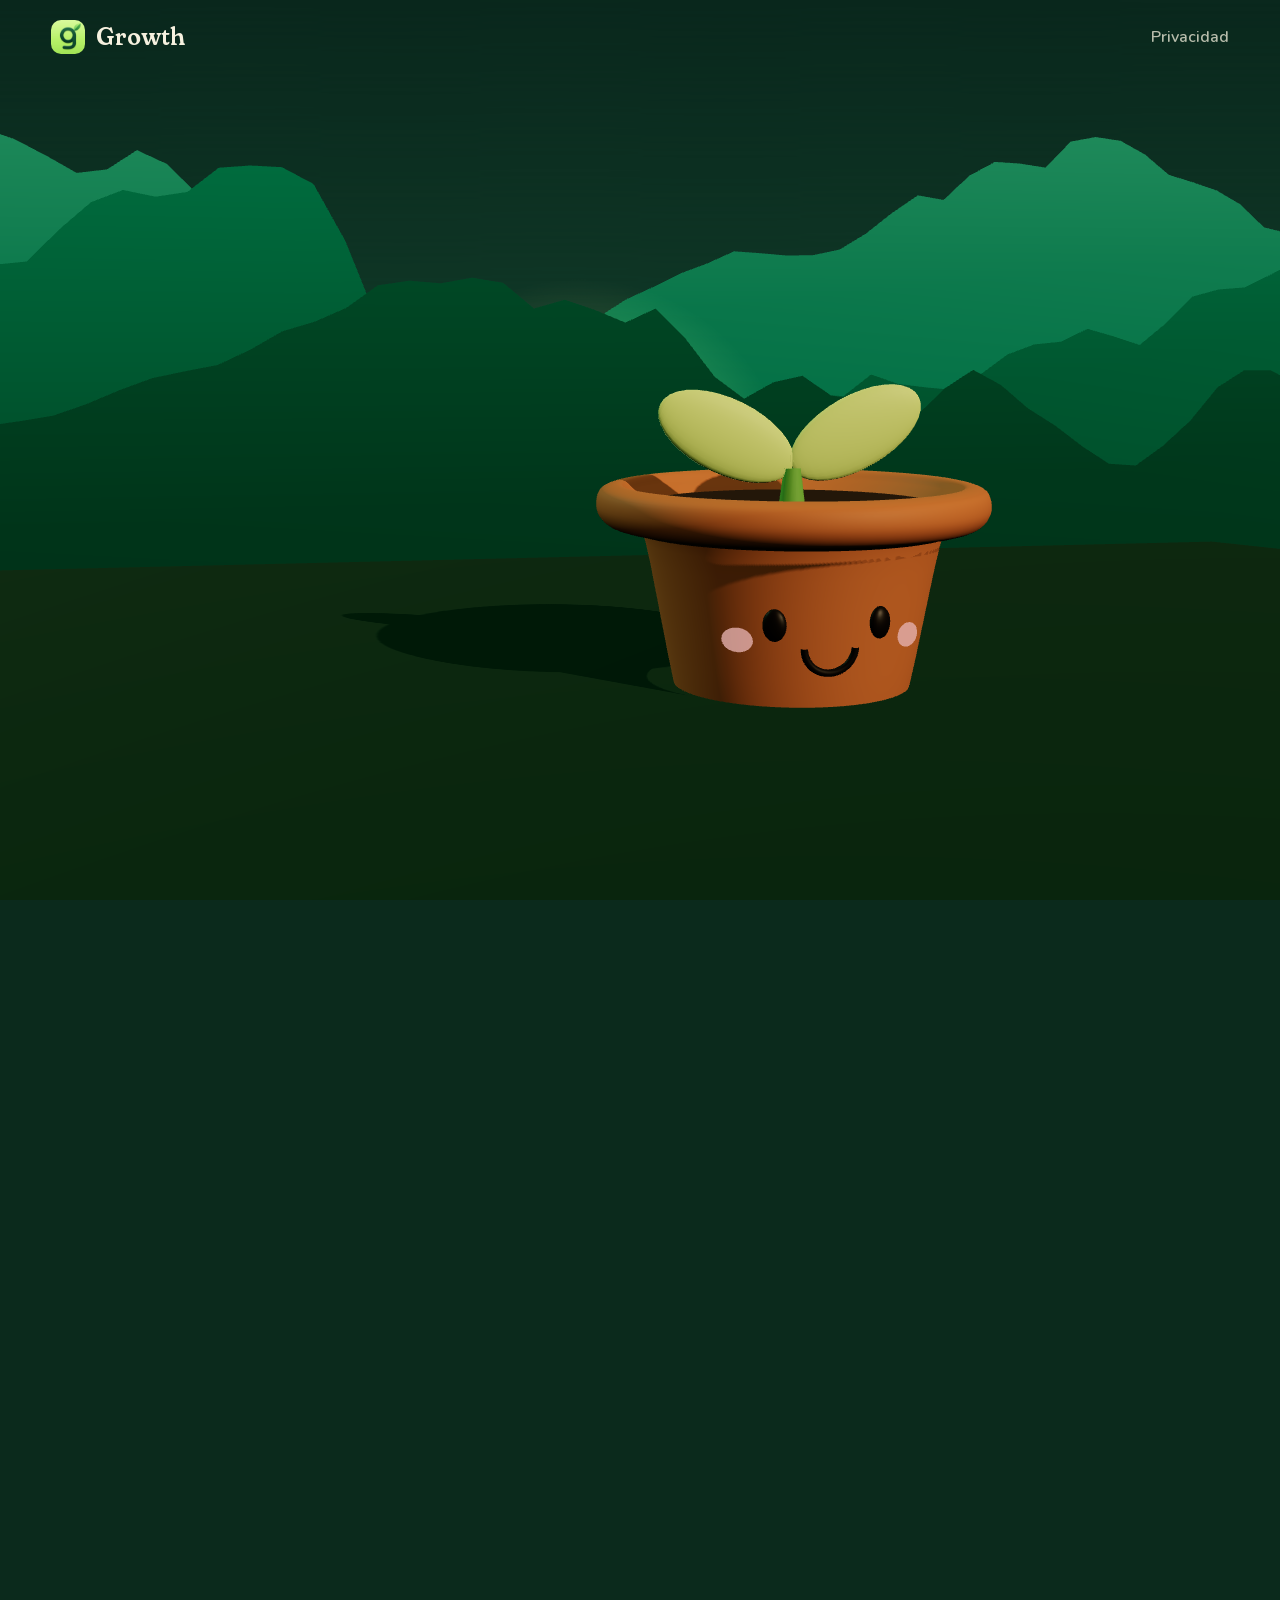
<file: prototype/grow.html>
<!doctype html>
<html lang="es">
<head>
<meta charset="utf-8">
<meta name="viewport" content="width=device-width, initial-scale=1">
<title>Growth</title>
<style>
@font-face{font-family:"Fraunces";src:url(fonts/fraunces.woff2) format("woff2");font-weight:100 900;font-display:block}
@font-face{font-family:"Nunito";src:url(fonts/nunito.woff2) format("woff2");font-weight:200 1000;font-display:block}
:root{--cream:#f6f1df;--cream-dim:rgba(246,241,223,.74);--lime:#c4f06a}
*{box-sizing:border-box}
html,body{margin:0}
body{background:#0b2a1c;color:var(--cream);font:400 18px/1.5 "Nunito",ui-rounded,system-ui,sans-serif;-webkit-font-smoothing:antialiased}
#scroll{height:640vh}
canvas{position:fixed;inset:0;width:100%;height:100%;display:block;z-index:0}

.top{position:fixed;left:0;right:0;top:0;z-index:5;display:flex;align-items:center;justify-content:space-between;
  padding:20px clamp(20px,4vw,56px)}
.brand{display:flex;align-items:center;gap:11px;color:var(--cream);text-decoration:none;
  font:600 24px/1 "Fraunces",serif;font-variation-settings:"SOFT" 100,"opsz" 48}
.brand img{width:34px;height:34px;border-radius:10px;display:block}
.top a.plain{color:var(--cream-dim);text-decoration:none;font-size:16px;font-weight:600}

/* Capítulos: un bloque de texto por etapa de la planta */
.ch{position:fixed;z-index:4;left:clamp(20px,4vw,56px);top:50%;width:min(560px,calc(100vw - 40px));
  transform:translateY(-50%);opacity:0;pointer-events:none;will-change:opacity,transform,filter}
.ch.on{pointer-events:auto}
.ch h1,.ch h2{margin:0 0 20px;font:600 clamp(44px,6.6vw,96px)/1.0 "Fraunces",serif;
  font-variation-settings:"SOFT" 100,"opsz" 144;color:var(--cream)}
.ch h1 em,.ch h2 em{font-style:normal;color:var(--lime)}
.ch p{margin:0;max-width:26em;font-size:clamp(17px,1.5vw,21px);color:var(--cream-dim)}
.ch .eyebrow{display:block;margin:0 0 14px;font-size:15px;font-weight:700;color:var(--lime)}

/* Insignias de descarga: el patrón estándar (negra, logo, «Descargar en la» + nombre) */
.stores{display:flex;flex-wrap:wrap;gap:14px;margin-top:30px}
.badge{display:inline-flex;align-items:center;gap:10px;height:56px;padding:0 20px 0 16px;border-radius:11px;
  background:#000;color:#fff;text-decoration:none;border:1px solid #a6a6a6;
  font-family:ui-rounded,"SF Pro Display","Nunito",system-ui,sans-serif}
.badge svg{width:27px;height:27px;flex:none}
.badge span{display:flex;flex-direction:column;line-height:1}
.badge small{font-size:11.5px;font-weight:500;margin-bottom:3px}
.badge b{font-size:23px;font-weight:600}
.badge.soon{opacity:.5}

.scrollhint{position:fixed;left:50%;bottom:22px;z-index:5;transform:translateX(-50%);font-size:14px;font-weight:700;
  color:var(--cream-dim);display:flex;flex-direction:column;align-items:center;gap:8px}
.scrollhint i{width:1.5px;height:30px;background:var(--cream-dim);transform-origin:top}
@media (max-width:760px){.ch{top:96px;transform:none}.ch h1,.ch h2{font-size:clamp(38px,11vw,56px)}}
</style>
</head>
<body>
<div id="scroll"></div>
<canvas id="gl"></canvas>

<div class="top">
  <a class="brand" href="./"><img src="../assets/apple-touch-icon.png" alt="">Growth</a>
  <a class="plain" href="../privacy/">Privacidad</a>
</div>

<section class="ch" data-c="0.04">
  <h1>Cuánto tienes.<br>En qué se va.<br><em>Qué viene.</em></h1>
  <p>Growth junta tus cuentas, anota tus movimientos y te cuenta cómo va tu mes. Sin Excel.</p>
  <div class="stores">
    <a class="badge soon" href="#"><svg viewBox="0 0 24 24" fill="currentColor"><path d="M16.37 12.6c-.02-2.2 1.8-3.26 1.88-3.31-1.03-1.5-2.62-1.7-3.18-1.73-1.35-.14-2.64.8-3.33.8-.69 0-1.75-.78-2.88-.76-1.48.02-2.85.86-3.61 2.19-1.54 2.67-.39 6.62 1.11 8.79.73 1.06 1.6 2.25 2.75 2.2 1.1-.04 1.52-.71 2.85-.71 1.33 0 1.7.71 2.87.69 1.19-.02 1.94-1.08 2.66-2.14.84-1.23 1.19-2.42 1.21-2.48-.03-.01-2.32-.89-2.33-3.54zM14.18 6.13c.61-.74 1.02-1.76.91-2.78-.88.04-1.94.59-2.57 1.32-.56.65-1.06 1.69-.93 2.69.98.08 1.98-.5 2.59-1.23z"/></svg><span><small>Disponible pronto en</small><b>App Store</b></span></a>
  </div>
</section>

<section class="ch" data-c="0.25">
  <span class="eyebrow">Cuentas</span>
  <h2>Soles, dólares y el efectivo del cajón.</h2>
  <p>Cada cuenta con su saldo, cada moneda en su sitio. Nada se suma a escondidas con un tipo de cambio inventado.</p>
</section>

<section class="ch" data-c="0.46">
  <span class="eyebrow">Lo que se repite</span>
  <h2>Netflix, el día 15. <em>Solo.</em></h2>
  <p>Lo declaras una vez. Growth lo anota cada mes y te avisa antes de que caiga.</p>
</section>

<section class="ch" data-c="0.67">
  <span class="eyebrow">Metas</span>
  <h2>Un viaje a Cusco tiene nombre y fecha.</h2>
  <p>Ves cuánto llevas, cuánto falta y si el ritmo te alcanza. El avance es real, no una proyección optimista.</p>
</section>

<section class="ch" data-c="0.93">
  <h2>Tu plata crece<br>cuando la <em>ves.</em></h2>
  <p>Para iPhone y para Mac. Tus datos son tuyos y viajan cifrados.</p>
  <div class="stores">
    <a class="badge soon" href="#"><svg viewBox="0 0 24 24" fill="currentColor"><path d="M16.37 12.6c-.02-2.2 1.8-3.26 1.88-3.31-1.03-1.5-2.62-1.7-3.18-1.73-1.35-.14-2.64.8-3.33.8-.69 0-1.75-.78-2.88-.76-1.48.02-2.85.86-3.61 2.19-1.54 2.67-.39 6.62 1.11 8.79.73 1.06 1.6 2.25 2.75 2.2 1.1-.04 1.52-.71 2.85-.71 1.33 0 1.7.71 2.87.69 1.19-.02 1.94-1.08 2.66-2.14.84-1.23 1.19-2.42 1.21-2.48-.03-.01-2.32-.89-2.33-3.54zM14.18 6.13c.61-.74 1.02-1.76.91-2.78-.88.04-1.94.59-2.57 1.32-.56.65-1.06 1.69-.93 2.69.98.08 1.98-.5 2.59-1.23z"/></svg><span><small>Disponible pronto en</small><b>App Store</b></span></a>
    <a class="badge soon" href="#"><svg viewBox="0 0 24 24" fill="none" stroke="currentColor" stroke-width="1.8" stroke-linecap="round" stroke-linejoin="round"><path d="M12 4v11"/><path d="m7 11 5 5 5-5"/><path d="M5 20h14"/></svg><span><small>Descargar para</small><b>Mac</b></span></a>
  </div>
</section>

<div class="scrollhint" id="hint"><span>Baja</span><i></i></div>

<script type="module">
import * as THREE from "./vendor/three.module.min.js";

// ?p=0.5 congela el instante (grabación cuadro a cuadro); sin él, manda el scroll.
const q = new URLSearchParams(location.search);
const FIXED = q.has("p") ? parseFloat(q.get("p")) : null;
const FIXT = q.has("t") ? parseFloat(q.get("t")) : null;
const PLANT = q.get("v") !== "paisaje";   // ?v=paisaje: el viaje sin personaje

const base_y_floor=-1.5;
const clamp=(x,a=0,b=1)=>Math.min(b,Math.max(a,x));
const sm=(x,a,b)=>{const t=clamp((x-a)/(b-a));return t*t*(3-2*t);};
const lerp=(a,b,t)=>a+(b-a)*t;
// sobreimpulso suave: la planta «se pasa» un poco y asienta, como un juguete
const pop=(x,a,b)=>{const t=clamp((x-a)/(b-a));if(t<=0)return 0;if(t>=1)return 1;const c=1.70158*1.1;return 1+(c+1)*Math.pow(t-1,3)+c*Math.pow(t-1,2);};

const canvas=document.getElementById("gl");
const renderer=new THREE.WebGLRenderer({canvas,antialias:true,alpha:false,preserveDrawingBuffer:true});
renderer.toneMapping=THREE.ACESFilmicToneMapping;renderer.toneMappingExposure=1.05;
renderer.outputColorSpace=THREE.SRGBColorSpace;
renderer.shadowMap.enabled=true;renderer.shadowMap.type=THREE.PCFSoftShadowMap;
const scene=new THREE.Scene();
const camera=new THREE.PerspectiveCamera(30,1,.1,100);

// ---------- cielo (degradado dibujado en una textura, cambia con el avance) ----------
const skyC=document.createElement("canvas");skyC.width=8;skyC.height=256;const skyX=skyC.getContext("2d");
const skyTex=new THREE.CanvasTexture(skyC);skyTex.colorSpace=THREE.SRGBColorSpace;scene.background=skyTex;
const mix=(a,b,t)=>a.map((v,i)=>Math.round(lerp(v,b[i],t)));
const rgb=c=>`rgb(${c[0]},${c[1]},${c[2]})`;
function paintSky(p){
  const top=mix([8,36,26],[38,112,84],sm(p,0,1)), mid=mix([14,58,40],[96,170,112],sm(p,0,1)), low=mix([22,84,52],[236,205,120],sm(p,.1,1));
  const g=skyX.createLinearGradient(0,0,0,256);g.addColorStop(0,rgb(top));g.addColorStop(.55,rgb(mid));g.addColorStop(1,rgb(low));
  skyX.fillStyle=g;skyX.fillRect(0,0,8,256);skyTex.needsUpdate=true;
}

// ---------- sol (esfera + halo) ----------
function glowTexture(){const c=document.createElement("canvas");c.width=c.height=256;const x=c.getContext("2d");
  const g=x.createRadialGradient(128,128,0,128,128,128);g.addColorStop(0,"rgba(255,214,120,.95)");g.addColorStop(.25,"rgba(255,190,90,.45)");g.addColorStop(1,"rgba(255,170,70,0)");
  x.fillStyle=g;x.fillRect(0,0,256,256);const t=new THREE.CanvasTexture(c);t.colorSpace=THREE.SRGBColorSpace;return t;}
const sun=new THREE.Mesh(new THREE.SphereGeometry(.62,48,32),new THREE.MeshBasicMaterial({color:0xffb347,fog:false}));
const halo=new THREE.Sprite(new THREE.SpriteMaterial({map:glowTexture(),transparent:true,depthWrite:false,blending:THREE.AdditiveBlending}));
halo.scale.set(5.2,5.2,1);halo.material.fog=false;sun.add(halo);scene.add(sun);

// ---------- montañas: tres capas con niebla ----------
function hash(n){return (Math.sin(n*127.1)*43758.5453)%1;}
function noise1(x){const i=Math.floor(x),f=x-i,u=f*f*(3-2*f);const a=Math.abs(hash(i)),b=Math.abs(hash(i+1));return a+(b-a)*u;}
function ridge(x,seed,f,a){let s=0,amp=1,fr=f;for(let o=0;o<4;o++){s+=amp*noise1(x*fr+seed);amp*=.5;fr*=2.1;}return a*s;}
function mountain(z,seed,base,amp,freq,color,w=34){
  const shape=new THREE.Shape();shape.moveTo(-w/2,-6);
  const n=160;for(let i=0;i<=n;i++){const x=-w/2+w*i/n;shape.lineTo(x,base+ridge(x,seed,freq,amp));}
  shape.lineTo(w/2,-6);shape.closePath();
  const g=new THREE.ShapeGeometry(shape);const ps=g.attributes.position,cc=new Float32Array(ps.count*3),bc=new THREE.Color(color);
  let lo=1e9,hi=-1e9;for(let i=0;i<ps.count;i++){lo=Math.min(lo,ps.getY(i));hi=Math.max(hi,ps.getY(i));}
  for(let i=0;i<ps.count;i++){const t=clamp((ps.getY(i)-(base_y_floor))/(hi-(base_y_floor)));const k=.5+.62*Math.pow(t,1.2);cc.set([bc.r*k,bc.g*k,bc.b*k],i*3);}
  g.setAttribute("color",new THREE.BufferAttribute(cc,3));
  const m=new THREE.Mesh(g,new THREE.MeshBasicMaterial({vertexColors:true}));m.position.z=z;scene.add(m);return m;}
const mBack=mountain(-14,3.1,.6,3.6,.22,0x2f7a55,60);
const mMid=mountain(-9,8.4,-.2,2.8,.3,0x1f6140,50);
const mFront=mountain(-5,14.2,-.7,1.9,.42,0x154a2f,40);

// ---------- suelo y sombra de contacto ----------
const ground=new THREE.Mesh(new THREE.CircleGeometry(9,64),new THREE.MeshStandardMaterial({color:0x143d28,roughness:1}));
ground.rotation.x=-Math.PI/2;ground.receiveShadow=true;scene.add(ground);

// ---------- planta ----------
const root=new THREE.Group();scene.add(root);
const terracotta=new THREE.MeshStandardMaterial({color:0xcf7a46,roughness:.62});
const potPts=[[.001,0],[.5,0],[.6,.035],[.78,.9],[.84,.96],[.98,1.0],[1.04,1.08],[1.02,1.18],[.92,1.21],[.86,1.16],[.8,1.1]];
const spline=new THREE.SplineCurve(potPts.map(p=>new THREE.Vector2(p[0],p[1])));
const pot=new THREE.Mesh(new THREE.LatheGeometry(spline.getPoints(60),64),terracotta);pot.castShadow=pot.receiveShadow=true;
const potG=new THREE.Group();potG.add(pot);root.add(potG);
const soil=new THREE.Mesh(new THREE.CircleGeometry(.84,48),new THREE.MeshStandardMaterial({color:0x3a2316,roughness:1}));
soil.rotation.x=-Math.PI/2;soil.position.y=1.1;potG.add(soil);

// cara
const black=new THREE.MeshStandardMaterial({color:0x1b1411,roughness:.4});
const eyes=[-1,1].map(s=>{const e=new THREE.Mesh(new THREE.SphereGeometry(.06,20,16),black);
  const x=s*.27,r=.74,z=Math.sqrt(r*r-x*x)+.0;e.position.set(x,.58,z);e.scale.set(1,1.35,.55);e.rotation.y=Math.asin(x/r);potG.add(e);return e;});
const smile=new THREE.Mesh(new THREE.TorusGeometry(.13,.019,10,32,Math.PI),black);
smile.rotation.z=Math.PI;smile.position.set(0,.47,.735);smile.rotation.x=.12;potG.add(smile);
const blushM=new THREE.MeshBasicMaterial({color:0xf29a9a,transparent:true,opacity:.78});
[-1,1].forEach(s=>{const b=new THREE.Mesh(new THREE.CircleGeometry(.085,24),blushM);const x=s*.44,r=.745,z=Math.sqrt(r*r-x*x)+.01;
  b.position.set(x,.5,z);b.rotation.y=Math.asin(x/r);b.scale.set(1,.72,1);potG.add(b);});

// tallo / tronco
const stemMat=new THREE.MeshStandardMaterial({color:0x76b84e,roughness:.6});
const stemGeo=new THREE.CylinderGeometry(.045,.07,1,16);stemGeo.translate(0,.5,0);
const stem=new THREE.Mesh(stemGeo,stemMat);stem.castShadow=true;stem.position.y=1.1;root.add(stem);

// semilla
const seed=new THREE.Mesh(new THREE.SphereGeometry(.1,20,14),new THREE.MeshStandardMaterial({color:0xd9ef8c,roughness:.5}));
seed.scale.set(1,1.25,1);seed.position.y=1.17;root.add(seed);

// hojas: 5 pares que nacen de arriba hacia abajo
const leafGeo=new THREE.SphereGeometry(1,28,18);leafGeo.translate(0,1,0);
const pairs=[];
const pairCfg=[{a:.0,y:1.0,t:[.8,1.7],c:0xdcf28e},{a:.9,y:.74,t:[1.9,2.9],c:0xcdeb80},{a:1.8,y:.52,t:[2.9,3.9],c:0xa9d868},{a:2.7,y:.34,t:[3.7,4.5],c:0x8ac452},{a:3.6,y:.18,t:[4.3,5],c:0x72ae45}];
pairCfg.forEach(cfg=>{const g=new THREE.Group();const mat=new THREE.MeshStandardMaterial({color:cfg.c,roughness:.55,side:THREE.DoubleSide});
  const l=[-1,1].map(s=>{const m=new THREE.Mesh(leafGeo,mat);m.castShadow=true;const h=new THREE.Group();h.add(m);h.rotation.z=-s*1.0;g.add(h);return {m,h,s};});
  g.rotation.y=cfg.a;root.add(g);pairs.push({g,cfg,l});});

// copa del árbol
const crown=new THREE.Group();root.add(crown);
const crownMat=[0xdff08a,0xa9d266,0x95c85a,0xa0cd62,0x8ec054].map(c=>new THREE.MeshStandardMaterial({color:c,roughness:.6}));
const crownCfg=[[0,.46,0,.66],[-.66,.1,.12,.5],[.68,.1,0,.52],[-.18,.08,.6,.5],[.2,.1,-.55,.5]];
const crownM=crownCfg.map((c,i)=>{const m=new THREE.Mesh(new THREE.SphereGeometry(c[3],36,24),crownMat[i]);m.position.set(c[0],c[1],c[2]);m.castShadow=true;crown.add(m);return m;});
const branchMat=new THREE.MeshStandardMaterial({color:0x8a5a3a,roughness:.8});
const brGeo=new THREE.CylinderGeometry(.03,.045,1,10);brGeo.translate(0,.5,0);
const branches=[[-.5,.0],[.5,.0]].map(([x])=>{const b=new THREE.Mesh(brGeo,branchMat);b.rotation.z=-x*1.3;b.scale.y=.55;root.add(b);return b;});

// flores y frutos sobre la copa
function onCrown(i,theta,phi,off=1.0){const c=crownCfg[i],r=c[3]*off;return new THREE.Vector3(c[0]+r*Math.sin(phi)*Math.cos(theta),c[1]+r*Math.cos(phi),c[2]+r*Math.sin(phi)*Math.sin(theta));}
const pinkM=new THREE.MeshStandardMaterial({color:0xf4a9c4,roughness:.5}),yelM=new THREE.MeshStandardMaterial({color:0xffc94a,roughness:.5}),redM=new THREE.MeshStandardMaterial({color:0xe8553a,roughness:.45});
const bloomPts=[[0,.2,.9],[0,2.3,.5],[1,4,.9],[2,5,.9],[3,1.2,1],[4,3.4,.9],[1,2.6,.6],[3,2.6,.5]];
const fruitPts=[[0,1.2,.8],[0,3.6,.7],[1,5.5,1],[2,2,.9],[3,4.5,.9],[4,1,.9],[2,3.6,.5],[4,5,.7]];
const blooms=bloomPts.map(b=>{const g=new THREE.Group();const p=new THREE.Mesh(new THREE.SphereGeometry(.12,16,12),pinkM);p.scale.set(1,.55,1);const y=new THREE.Mesh(new THREE.SphereGeometry(.05,12,10),yelM);y.position.y=.045;g.add(p,y);
  const pos=onCrown(b[0],b[1],b[2],1.02);g.position.copy(pos);g.lookAt(pos.clone().multiplyScalar(2));g.rotateX(Math.PI/2);crown.add(g);return g;});
const fruits=fruitPts.map(b=>{const m=new THREE.Mesh(new THREE.SphereGeometry(.13,20,14),redM);m.castShadow=true;m.position.copy(onCrown(b[0],b[1],b[2],1.0));crown.add(m);return m;});

// luces
scene.add(new THREE.HemisphereLight(0xe8f8c8,0x1b3d28,1.0));
const key=new THREE.DirectionalLight(0xffe0ae,2.6);key.castShadow=true;key.shadow.mapSize.set(2048,2048);
key.shadow.camera.left=-5;key.shadow.camera.right=5;key.shadow.camera.top=7;key.shadow.camera.bottom=-3;key.shadow.bias=-.0004;key.shadow.radius=6;scene.add(key);
const rim=new THREE.DirectionalLight(0x9be0b0,.9);rim.position.set(-4,3,-3);scene.add(rim);


// ---------- versión sin personaje: un viaje por las colinas ----------
let land=null;
if(!PLANT){
  root.visible=false;ground.visible=false;
  mBack.position.set(0,-2.5,-110);mBack.scale.set(2.6,2.6,1);
  mMid.position.set(0,-2.5,-84);mMid.scale.set(2.2,2.2,1);
  mFront.position.set(0,-2.5,-62);mFront.scale.set(1.9,1.9,1);
  scene.fog=new THREE.Fog(0x2a6a4a,40,330);
  const pathX=z=>Math.sin(z*.085)*4.2+Math.sin(z*.031)*3;
  const nz=(x,z)=>{let a=0,amp=1,f=1;for(let i=0;i<4;i++){a+=amp*noise1(x*.07*f+z*.05*f*1.3+i*9.1);amp*=.5;f*=2.1;}return a;};
  const hgt=(x,z)=>{const d=Math.abs(x-pathX(z));const valley=sm(d,1.5,16);return 0.2*nz(x*1.7,z*1.7)+valley*(.5+2.1*nz(x,z+40))*(1-sm(-z,10,95)*.7);};
  const geo=new THREE.PlaneGeometry(120,170,150,210);geo.rotateX(-Math.PI/2);geo.translate(0,0,-55);
  const pos=geo.attributes.position,col=new Float32Array(pos.count*3),c1=new THREE.Color(0x1c5b36),c2=new THREE.Color(0x7bbd4c),c3=new THREE.Color(0x0f3b24),tmp=new THREE.Color();
  for(let i=0;i<pos.count;i++){const x=pos.getX(i),z=pos.getZ(i);const y=hgt(x,z);pos.setY(i,y);
    const grain=noise1(x*9+z*7.3)*.5+noise1(x*23+z*19)*.5;
    tmp.copy(c3).lerp(c1,clamp(y/3.2+.25)).lerp(c2,clamp(y/6-.1)*.8);tmp.multiplyScalar(.82+.36*grain);col.set([tmp.r,tmp.g,tmp.b],i*3);}
  geo.setAttribute("color",new THREE.BufferAttribute(col,3));geo.computeVertexNormals();
  const terrain=new THREE.Mesh(geo,new THREE.MeshStandardMaterial({vertexColors:true,roughness:1}));terrain.receiveShadow=true;scene.add(terrain);

  const pts=[];for(let z=10;z>=-110;z-=2.5){const x=pathX(z);pts.push(new THREE.Vector3(x,hgt(x,z)+.1,z));}
  const curve=new THREE.CatmullRomCurve3(pts);
  const SEG=520,RAD=8;
  const core=new THREE.Mesh(new THREE.TubeGeometry(curve,SEG,.045,RAD,false),new THREE.MeshBasicMaterial({color:0xd9ff8a,fog:false}));
  const glow=new THREE.Mesh(new THREE.TubeGeometry(curve,SEG,.2,RAD,false),new THREE.MeshBasicMaterial({color:0xa6e85a,transparent:true,opacity:.12,blending:THREE.AdditiveBlending,depthWrite:false,fog:false}));
  scene.add(core,glow);
  const head=new THREE.Sprite(new THREE.SpriteMaterial({map:glowTexture(),transparent:true,depthWrite:false,blending:THREE.AdditiveBlending,color:0xd9ff8a}));head.scale.set(2.4,2.4,1);scene.add(head);

  const N=420,ppos=new Float32Array(N*3),pseed=new Float32Array(N);
  for(let i=0;i<N;i++){pseed[i]=Math.random();}
  const pg=new THREE.BufferGeometry();pg.setAttribute("position",new THREE.BufferAttribute(ppos,3));
  const dust=new THREE.Points(pg,new THREE.PointsMaterial({size:.16,map:glowTexture(),transparent:true,depthWrite:false,blending:THREE.AdditiveBlending,color:0xf6f1c8,opacity:.85,sizeAttenuation:true}));
  dust.frustumCulled=false;scene.add(dust);
  land={curve,core,glow,head,dust,ppos,pseed,SEG,RAD,pathX,hgt};
}
function updateLandscape(p,T){
  paintSky(p);
  const L=land,wide=innerWidth/innerHeight>1.05;
  const sx=lerp(18,13,p),sy=lerp(-2,24,sm(p,0,.95));
  sun.position.set(sx,sy,-118);sun.scale.setScalar(lerp(3.6,4.4,p));halo.material.opacity=lerp(.6,1,p);
  key.position.set(26,lerp(6,30,p),-30);key.intensity=lerp(1.6,3.0,sm(p,0,.6));
  scene.fog.color.setRGB(...(()=>{const c=mix([22,84,52],[236,205,120],sm(p,.1,1));const m2=mix([14,58,40],[96,170,112],sm(p,0,1));const f=mix(m2,c,.5);return f.map(v=>Math.pow(v/255,2.2));})());
  // la cámara avanza por el camino; el camino se enciende por delante
  const uc=lerp(.005,.43,p),ur=clamp(uc+.2+.02*Math.sin(T*1.2),0,1);
  const P=L.curve.getPointAt(uc),Q=L.curve.getPointAt(Math.min(1,uc+.045));
  const tan=Q.clone().sub(P).setY(0).normalize(),right=new THREE.Vector3().crossVectors(tan,new THREE.Vector3(0,1,0)).normalize();
  camera.position.copy(P).addScaledVector(tan,-5.5).add(new THREE.Vector3(0,lerp(3.4,4.4,p)+Math.sin(T*.6)*.06,0));
  const tgt=Q.clone().add(new THREE.Vector3(0,lerp(3.0,4.6,p),0));if(wide)tgt.addScaledVector(right,-3.4);
  camera.lookAt(tgt);
  const total=L.SEG*L.RAD*6,n=Math.floor(total*ur/6)*6;
  L.core.geometry.setDrawRange(0,n);L.glow.geometry.setDrawRange(0,n);
  L.head.position.copy(L.curve.getPointAt(Math.max(.001,ur-.002))).add(new THREE.Vector3(0,.15,0));
  L.head.scale.setScalar(2.4+Math.sin(T*3)*.2);
  // polvo: sube despacio alrededor del camino
  for(let i=0;i<L.pseed.length;i++){const sd=L.pseed[i];const u=clamp(uc-.02+sd*.30);const B=L.curve.getPointAt(u);
    const ang=sd*6283+T*(.1+sd*.2),rad=1.2+((sd*97)%1)*7;const rise=((T*.18*(.4+sd)+sd*10)%1);
    L.ppos[i*3]=B.x+Math.cos(ang)*rad;L.ppos[i*3+1]=B.y+.2+rise*5.5;L.ppos[i*3+2]=B.z+Math.sin(ang)*rad;}
  L.dust.geometry.attributes.position.needsUpdate=true;L.dust.material.opacity=.85;
}

// ---------- avance ----------
function stemH(s){return s<1?lerp(0,.16,s):s<4.5?lerp(.16,1.1,(s-1)/3.5):lerp(1.1,1.72,sm(s,4.5,6.2));}
function update(p,T){
  if(!PLANT){updateLandscape(p,T);return;}
  const s=clamp(p,0,1)*9;
  paintSky(p);
  // sol: amanece detrás de las montañas y sube
  const sx=lerp(2.9,2.3,p),sy=lerp(-.35,3.5,sm(p,0,.95));sun.position.set(sx,sy,-12);sun.scale.setScalar(lerp(1,1.15,p));
  halo.material.opacity=lerp(.6,1,p);
  key.position.set(sx*1.2,lerp(2.5,7,p),5);key.intensity=lerp(1.5,3.0,sm(p,0,.6));
  mBack.position.y=lerp(-.3,0,p);mMid.position.y=lerp(-.2,.05,p);

  // la planta se acomoda a la derecha en pantallas anchas
  const wide=innerWidth/innerHeight>1.05;
  root.position.x=wide?lerp(2.35,2.1,p):0;
  root.position.y=wide?-.15:-1.4+(0);
  const sway=Math.sin(T*1.1)*.025*(.3+p),H=stemH(s);
  // maceta: aterriza con un rebote al inicio
  const land=pop(T<0?1:Math.min(T,2),0,1.1);
  potG.scale.set(1+Math.sin(T*1.6)*.006,1-Math.sin(T*1.6)*.006,1);
  potG.position.y=(1-clamp(land,0,1.3))*.9*(FIXED!==null?0:1);

  // ojos: dormida en la semilla, despierta después, parpadea
  const awake=sm(s,.55,1.0),blink=(Math.floor(T/3.3)>=0&&(T%3.3)<.13)?.1:1;
  eyes.forEach(e=>e.scale.y=lerp(.14,1.35,awake)*(blink===1?1:.12/1.35*1.35)/(blink===1?1:1));
  eyes.forEach(e=>{e.scale.y=lerp(.12,1.35,awake)*(blink<1&&awake>.5?.12:1);});
  smile.scale.setScalar(lerp(.85,1,awake)+sm(s,8.4,9)*.2);

  // tallo
  stem.scale.set(lerp(1,2.1,sm(s,3,6.5)),Math.max(.001,H),lerp(1,2.1,sm(s,3,6.5)));
  stem.material.color.setHex(0x76b84e).lerp(new THREE.Color(0x8a5a3a),sm(s,5,6.3));
  stem.rotation.z=sway;
  seed.visible=s<1.4;seed.scale.setScalar(lerp(1,0,sm(s,.7,1.4)));seed.position.y=1.1+.08+Math.sin(T*2)*.004;

  // hojas
  const leafOut=1-sm(s,5.2,6.6);
  pairs.forEach((pr,k)=>{
    const g=sm(s,pr.cfg.t[0],pr.cfg.t[1]),pp=pop(s,pr.cfg.t[0],pr.cfg.t[1]+.4);
    const size=lerp(.0,.42+.045*s,clamp(pp,0,1.25))*leafOut*(1-.06*k);
    const hy=1.1+H*pr.cfg.y;pr.g.position.set(Math.sin(stem.rotation.z)*-hy*.0,hy,0);
    pr.g.visible=size>.002;
    pr.l.forEach(({m,h,s:sd})=>{m.scale.set(size*.5,size,size*.13);h.rotation.z=-sd*lerp(1.25,.78,g)+Math.sin(T*1.3+k+sd)*.04;});
  });

  // copa, ramas
  const cs=pop(s,5.3,7.0)*clamp(1,0,1);
  const csc=clamp(cs,0,1.12);
  crown.visible=csc>.003;crown.scale.setScalar(Math.max(.0001,csc));crown.position.y=1.1+H+.28*csc;
  crown.rotation.z=sway*1.6;
  branches.forEach((b,i)=>{b.visible=csc>.05;b.position.y=1.1+H*.62;b.scale.y=.55*clamp(csc,0,1)*H;b.scale.x=b.scale.z=clamp(csc,0,1);});
  // flores → frutos
  const bl=sm(s,7.3,8.2)*(1-sm(s,8.5,8.95)),fr=pop(s,8.7,9.0);
  blooms.forEach((b,i)=>{b.scale.setScalar(Math.max(.0001,bl*(1+Math.sin(T*2+i)*.04)));b.visible=bl>.01;});
  fruits.forEach((f,i)=>{f.scale.setScalar(Math.max(.0001,clamp(fr,0,1.15)));f.visible=fr>.01;});

  // cámara: acompaña la altura
  const ty=lerp(1.25,2.15,sm(s,1,6.5)),cz=lerp(8.6,12.2,sm(s,1,7));
  camera.position.set(0,lerp(1.9,2.6,sm(s,1,7)),cz);camera.lookAt(wide?1.5:0,ty+(wide?0:.2),0);
}

// ---------- texto por capítulo ----------
const chs=[...document.querySelectorAll(".ch")].map(el=>({el,c:parseFloat(el.dataset.c)}));
function paintText(p){
  chs.forEach((o,i)=>{
    const d=p-o.c, first=i===0, last=i===chs.length-1;
    const inK=first?1:sm(d,-.085,-.025), outK=last?1:1-sm(d,.025,.085);
    const k=Math.min(inK,outK);
    o.el.style.opacity=k.toFixed(3);o.el.style.filter=k<.995?`blur(${((1-k)*14).toFixed(1)}px)`:"none";
    const wide=innerWidth>760;o.el.style.transform=wide?`translateY(calc(-50% + ${((d<0?1:-1)*(1-k)*34).toFixed(1)}px))`:`translateY(${((d<0?1:-1)*(1-k)*34).toFixed(1)}px)`;
    o.el.classList.toggle("on",k>.6);
  });
  document.getElementById("hint").style.opacity=1-sm(p,.0,.05);
}

// ---------- bucle ----------
let cur=0;
function resize(){const dpr=Math.min(devicePixelRatio||1,2);renderer.setPixelRatio(dpr);renderer.setSize(innerWidth,innerHeight,false);camera.aspect=innerWidth/innerHeight;camera.fov=innerWidth/innerHeight>1.05?30:46;camera.updateProjectionMatrix();}
addEventListener("resize",resize);resize();
function scrollP(){const m=document.documentElement.scrollHeight-innerHeight;return m>0?clamp(scrollY/m):0;}
function tick(now){
  const T=FIXT!==null?FIXT:now/1000;
  const target=FIXED!==null?FIXED:scrollP();
  cur=FIXED!==null?target:lerp(cur,target,.085);
  update(cur,T);paintText(cur);renderer.render(scene,camera);
  window.__ready=true;
  if(FIXED===null)requestAnimationFrame(tick);
}
requestAnimationFrame(tick);
window.__render=(p,T)=>{cur=p;update(p,T);paintText(p);renderer.render(scene,camera);};
</script>
</body>
</html>
</file>
<file: assets/styles/landing.css>
/* Growth · landing. Estilo B de la app: verde profundo, lima solo para lo clave, colores sólidos, ZT Nature y Grow.
   Cada sección tiene su propia estructura; lo que se comparte es el lenguaje. */
@font-face{font-family:"ZT Nature";src:url(../fonts/ZTNature-Medium.ttf) format("truetype");font-weight:500;font-display:swap}
@font-face{font-family:"ZT Nature";src:url(../fonts/ZTNature-Black.ttf) format("truetype");font-weight:900;font-display:swap}
:root{
  --night:#0f3d27;--hill-1:#174a32;--hill-2:#1a4332;--deep:#1f3d2b;--deep-2:#2c5a3e;--leaf:#4f8a62;--mint:#93cc9a;
  --lime:#cdf27a;--paper:#f9faf7;--paper-2:#eef2ea;--ink:#10261a;--muted:#5f6f64;--line:#e1e7dc;
  --on-green:#a9c2b0;--graphite:#161616;--seed:#1d3c29;
  --ease:cubic-bezier(.19,1,.22,1);
  --font:"ZT Nature",-apple-system,BlinkMacSystemFont,"Segoe UI",Roboto,sans-serif;
  --gut:clamp(16px,5vw,80px);
}
*{box-sizing:border-box}
html{-webkit-text-size-adjust:100%;background:var(--night)}
html.lenis,html.lenis body{height:auto}
.lenis.lenis-smooth{scroll-behavior:auto!important}
body{margin:0;background:var(--paper);color:var(--ink);font:500 17px/1.45 var(--font);overflow-x:clip;-webkit-font-smoothing:antialiased}
a{color:inherit}
h1,h2,h3,p{margin:0;font-weight:500}
ul{list-style:none;margin:0;padding:0}
img{display:block}
em{font-style:normal}
.ln{display:block;overflow:hidden;padding-bottom:.06em}
.ln>span{display:inline-block}
.pin{position:sticky;top:0;height:100svh;overflow:hidden}

/* Barra superior: sólida, sin vidrio */
.top{position:fixed;z-index:30;inset:14px 14px auto;display:flex;justify-content:space-between;align-items:center;pointer-events:none}
.brand,.top-get{pointer-events:auto;display:flex;align-items:center;gap:10px;height:46px;border-radius:999px;background:var(--night);color:#fff;text-decoration:none;font-size:16px}
.brand{padding:0 18px 0 8px}.brand img{width:32px;height:32px;border-radius:9px}
.top-get{padding:0 18px;color:var(--lime)}
.soon{cursor:default}

/* Insignia de la tienda: el patrón estándar */
.badges{display:flex;flex-wrap:wrap;gap:10px}
.badge{display:inline-flex;align-items:center;gap:10px;height:58px;padding:0 22px 0 16px;border-radius:13px;background:#000;color:#fff;text-decoration:none;border:1px solid #6b6b6b}
.badge svg{width:28px;height:28px;flex:none}
.badge span{display:flex;flex-direction:column;line-height:1;font-family:-apple-system,BlinkMacSystemFont,"SF Pro Display",sans-serif}
.badge small{font-size:12px;font-weight:500;margin-bottom:3px}.badge b{font-size:24px;font-weight:600;letter-spacing:-.01em}
.badge:focus-visible,.top-get:focus-visible,.brand:focus-visible{outline:2px solid var(--lime);outline-offset:3px}

/* HERO · la noche de Grow */
.hero{position:relative;z-index:2;height:100svh;min-height:640px;background:var(--night);color:#fff}
.sky{position:absolute;inset:0;overflow:hidden;border-radius:inherit}
.star{position:absolute;left:var(--x);top:var(--y);width:3px;height:3px;border-radius:50%;background:#e9efe2}
.hills{position:absolute;left:0;width:100%;pointer-events:none}
.hills-back{bottom:0;height:46svh}
.hills-front{bottom:0;height:26svh}
.grow-hero{position:absolute;right:max(4vw,calc(50% - 640px));bottom:15svh;height:min(74svh,720px);aspect-ratio:640/680}
.moon{position:absolute;right:max(4vw,calc(50% - 640px));bottom:calc(15svh + min(74svh,720px) * .68);translate:-8% 0;width:min(17svh,150px);aspect-ratio:1;border-radius:50%;
  background:radial-gradient(circle at 36% 34%,#fbf6e4 0%,#e4dcbd 60%,#cfc6a4 100%);box-shadow:0 0 60px 24px rgba(236,230,196,.18),0 0 140px 70px rgba(236,230,196,.08)}
.grow-hero img{width:100%;height:100%;object-fit:contain}
.hero-copy{position:absolute;z-index:2;left:max(var(--gut),calc(50% - 640px));top:50%;translate:0 -58%;width:min(620px,48vw);display:grid;gap:24px;justify-items:start}
.hero h1{font-weight:500;font-size:clamp(52px,7.4vw,124px);line-height:.92;letter-spacing:-.045em}
.hero h1 em{color:var(--lime)}
.hero-copy p{font-size:clamp(17px,1.45vw,21px);color:var(--on-green);max-width:24em}
@media(max-width:879px){
  .hero{min-height:600px}
  .hero-copy{left:16px;right:16px;width:auto;top:96px;translate:none;gap:18px}
  .hero h1{font-size:clamp(46px,13vw,72px)}
  .hero-copy p{font-size:16px}
  .badge{height:52px}.badge b{font-size:21px}
  .grow-hero{right:50%;translate:50% 0;bottom:9svh;height:min(42svh,380px)}
  .moon{right:50%;translate:120% 0;bottom:calc(9svh + min(42svh,380px) * .66);width:min(9svh,80px)}
  .hills-front{height:16svh}.hills-back{height:30svh}
}
@media(max-width:879px) and (max-height:740px){.hero-copy p{display:none}}

/* 1 · CAPTURA · pantalla de bloqueo */
.capture{position:relative;height:300svh;background:var(--paper)}
.capture .pin{display:grid;grid-template-columns:1fr auto 1fr;grid-template-rows:auto 1fr auto;align-items:center;column-gap:clamp(24px,4vw,64px);padding:96px var(--gut) 28px}
.capture-title{grid-column:1/-1;text-align:center;font-size:clamp(40px,5.6vw,92px);line-height:.95;letter-spacing:-.045em}
.capture-title em{color:var(--leaf)}
.lock{grid-column:2;grid-row:2;align-self:center;height:min(64svh,640px);aspect-ratio:9/19.2;border-radius:54px;padding:10px;background:#0b0b0b;box-shadow:0 40px 80px rgba(16,38,26,.22)}
.lock-screen{position:relative;width:100%;height:100%;border-radius:44px;overflow:hidden;
  background:url(../grow/night.png) center 30%/170% auto no-repeat,var(--night)}
.lock-time{position:absolute;left:0;right:0;top:9%;text-align:center;color:#fff}
.lock-time span{display:block;font-size:clamp(12px,1.1vw,15px);color:#d8e4d9}
.lock-time b{display:block;font-weight:500;font-size:clamp(54px,6.2vw,82px);line-height:1;letter-spacing:-.03em}
.stack{position:absolute;left:4%;right:4%;bottom:6%;height:62%}
.note{position:absolute;left:0;right:0;bottom:0;display:flex;gap:10px;align-items:flex-start;padding:12px 13px;border-radius:22px;background:#eef1ea;color:var(--ink);transform-origin:50% 100%}
.note img{width:34px;height:34px;border-radius:8px;flex:none}
.note div{flex:1;min-width:0;display:grid;gap:1px}
.note p{display:flex;justify-content:space-between;font-size:12px;color:var(--muted)}
.note p b{font-weight:500;color:var(--ink)}
.note span{font-size:14.5px;line-height:1.2}
.note small{font-size:12.5px;color:var(--muted);line-height:1.25}
.note.ask{background:var(--lime)}.note.ask small,.note.ask p{color:#365236}
.sources{display:contents}
.sources li{font-size:clamp(17px,1.5vw,22px);line-height:1.25;color:#a6b1a8;transition:color .4s}
.sources li b{font-weight:500;display:block;font-size:1.25em;letter-spacing:-.02em}
.sources li.on{color:var(--ink)}
.sources li:nth-child(1){grid-column:1;grid-row:2;justify-self:end;text-align:right;align-self:end;margin-bottom:10svh}
.sources li:nth-child(2){grid-column:3;grid-row:2;align-self:center}
.sources li:nth-child(3){grid-column:1;grid-row:2;justify-self:end;text-align:right;align-self:start;margin-top:12svh}
.capture-foot{grid-column:1/-1;text-align:center;color:var(--muted);font-size:15px;padding-top:16px}
@media(max-width:879px){
  .capture{height:280svh}
  .capture .pin{grid-template-columns:1fr;grid-template-rows:auto 1fr auto;padding:84px 16px 20px;row-gap:14px}
  .capture-title{font-size:clamp(34px,10vw,48px)}
  .lock{grid-column:1;justify-self:center;height:min(58svh,520px);border-radius:44px;padding:8px}.lock-screen{border-radius:36px}
  .sources li{display:none}
  .note p{display:none}.note{padding:10px 11px;border-radius:18px}.note img{width:30px;height:30px}.note span{font-size:13.5px}.note small{font-size:11.5px}
  .stack{height:56%;bottom:5%}.lock-time{top:7%}
  .capture-foot{font-size:13.5px;padding-top:0}
}

/* 2 · EL FLUJO DEL SUELDO · en lima, porque es lo clave */
.flow{position:relative;height:240svh;background:var(--lime);color:var(--ink)}
.flow .pin{display:grid;align-content:center;gap:clamp(18px,3svh,32px);padding:80px max(var(--gut),calc(50% - 600px)) 32px}
.flow h2{font-size:clamp(28px,3.2vw,48px);letter-spacing:-.03em;line-height:1.05;max-width:16em}
.answer{display:grid;gap:4px}
.answer-k{font-size:clamp(18px,1.6vw,24px)}
.answer-n{display:flex;align-items:baseline;gap:.12em;font-weight:500;font-size:clamp(84px,14vw,220px);line-height:.86;letter-spacing:-.05em;font-variant-numeric:tabular-nums}
.answer-n small{font-size:.3em;letter-spacing:-.02em}
.answer-n.short{color:#b8442c}
.answer-d{font-size:clamp(18px,1.6vw,24px);color:#365236}
.bar{display:flex;height:clamp(64px,9svh,92px);gap:6px}
.seg{position:relative;flex:0 0 var(--w);border-radius:20px;padding:12px 16px;display:flex;flex-direction:column;justify-content:space-between;transform-origin:left;min-width:0}
.seg span{font-size:15px;white-space:nowrap}.seg em{font-size:14px;white-space:nowrap;opacity:1}
.seg.fixed{background:var(--deep);color:#fff}.seg.fixed em{color:var(--on-green)}
.seg.spent{background:var(--leaf);color:#fff}.seg.spent em{color:#dcebdc}
.seg.free{background:transparent;border:2.5px dashed var(--deep);color:var(--ink)}
.bar-legend{display:flex;justify-content:space-between;gap:16px;font-size:14px;color:#365236;margin-top:-10px}
.try{display:flex;flex-wrap:wrap;align-items:center;gap:12px}
.try>span{font-size:18px}
.try-row{display:flex;flex-wrap:wrap;gap:8px}
.try button{all:unset;cursor:pointer;padding:12px 18px;border-radius:999px;background:var(--paper);color:var(--ink);font:500 16px/1 var(--font);transition:background .2s,color .2s}
.try button:hover{background:#fff}
.try button[aria-pressed="true"]{background:var(--deep);color:var(--lime)}
.try button:focus-visible{outline:2px solid var(--deep);outline-offset:3px}
@media(max-width:879px){
  .flow{height:220svh}
  .flow .pin{padding:80px 16px 24px;gap:16px;align-content:center}
  .seg{padding:8px 10px;border-radius:14px}.seg span{font-size:12.5px}.seg em{font-size:11px}
  .seg.free span{display:none}
  .bar{border-radius:16px;gap:4px}
  .bar-legend span:last-child{display:none}
  .try>span{font-size:15px;width:100%}.try button{padding:10px 14px;font-size:14px}
}

/* 3 · MCP · dentro de Claude y de ChatGPT */
.mcp{position:relative;height:420svh;background:var(--deep);color:#fff}
.mcp .pin{display:grid;grid-template-rows:auto 1fr;gap:clamp(18px,3svh,32px);padding:88px var(--gut) 28px}
.mcp-head{display:grid;grid-template-columns:minmax(0,1.3fr) minmax(0,1fr);column-gap:clamp(24px,5vw,80px);row-gap:16px;align-items:end;max-width:1240px;width:100%;margin:0 auto}
.mcp-head h2{font-size:clamp(34px,4.4vw,70px);line-height:.98;letter-spacing:-.04em}
.mcp-head p{color:var(--on-green);font-size:clamp(16px,1.3vw,19px)}
.hosts{grid-column:1/-1;display:flex;gap:8px}
.hosts button{all:unset;cursor:pointer;display:flex;align-items:center;gap:9px;padding:10px 18px 10px 14px;border-radius:999px;background:var(--deep-2);color:#fff;font:500 16px/1 var(--font)}
.hosts button img,.hosts button .logo-gpt{width:20px;height:20px}
.hosts button[aria-selected="true"]{background:#fff;color:var(--ink)}
.hosts button:focus-visible{outline:2px solid var(--lime);outline-offset:3px}
.logo-gpt{display:inline-block;object-fit:contain}
.hosts button[aria-selected="false"] .logo-gpt{filter:invert(1)}
.mcp:not([data-host="chatgpt"]) [data-chatgpt],.mcp[data-host="chatgpt"] [data-claude]{display:none!important}
.mcp:not([data-host="chatgpt"]) .ai-mark .logo-gpt,.mcp:not([data-host="chatgpt"]) .pair-ai .logo-gpt,
.mcp[data-host="chatgpt"] .ai-mark .logo-claude,.mcp[data-host="chatgpt"] .pair-ai .logo-claude{display:none}

.desk{position:relative;width:100%;max-width:1240px;margin:0 auto;min-height:0}
.win{position:absolute;inset:0 6% 0 0;border-radius:16px;overflow:hidden;display:grid;grid-template-rows:38px 1fr;box-shadow:0 40px 90px rgba(0,0,0,.35)}
.win-bar{display:flex;align-items:center;gap:8px;padding:0 14px;background:#e9e7df}
.win-bar i{width:12px;height:12px;border-radius:50%;background:#ff5f57}.win-bar i:nth-child(2){background:#febc2e}.win-bar i:nth-child(3){background:#28c840}
.host-url{margin:0 auto;padding:4px 40px;border-radius:7px;background:#f7f6f2;color:#73726c;font:400 12.5px/1.2 -apple-system,BlinkMacSystemFont,sans-serif}
.ai-body{display:grid;grid-template-columns:230px 1fr;min-height:0;position:relative}
.ai-side{display:flex;flex-direction:column;gap:6px;padding:16px 12px;border-right:1px solid #e8e6dc;background:#f5f4ed;color:#3d3929;font:400 14px/1.3 -apple-system,BlinkMacSystemFont,sans-serif}
.ai-mark{display:flex;align-items:center;gap:8px;padding:2px 6px 10px}.ai-mark img,.ai-mark .logo-gpt{width:22px;height:22px}.ai-mark b{font-weight:600;font-size:17px}
.side-new{padding:8px 10px;border-radius:9px;background:#e9e6da;font-weight:500}
.side-label{padding:12px 10px 2px;font-size:12px;color:#8a887e}
.side-item{padding:7px 10px;border-radius:8px;white-space:nowrap;overflow:hidden;text-overflow:ellipsis}.side-item.on{background:#ebe8de}
.ai-pane{position:absolute;inset:0 0 0 230px;background:#faf9f5;color:#3d3929;font:400 15px/1.5 -apple-system,BlinkMacSystemFont,sans-serif}
.pane-connect{padding:32px 40px;display:grid;align-content:start;gap:22px}
.pane-connect h3{font:400 26px/1.1 Georgia,"Iowan Old Style","Times New Roman",serif;color:#1f1e1a}
.connect-card{display:grid;gap:14px;max-width:520px;padding:22px;border-radius:14px;border:1px solid #e3e0d4;background:#fff}
.cc-title{font-weight:600;font-size:16px;color:#1f1e1a}
.connect-card label{display:grid;gap:6px;font-size:13px;color:#73726c}
.field{display:flex;align-items:center;height:40px;padding:0 12px;border-radius:9px;border:1px solid #d9d6c9;color:#1f1e1a;font-size:14.5px;background:#fff}
.field.url{border-color:#c96442;box-shadow:0 0 0 3px #f3dfd6}
.caret{width:1.5px;height:18px;background:#1f1e1a;margin-left:1px;animation:blink 1s steps(1) infinite}
@keyframes blink{50%{opacity:0}}
.cc-btn{justify-self:end;padding:10px 18px;border-radius:9px;background:#1f1e1a;color:#fff;font-weight:500;font-size:14px}
.pane-chat{display:grid;grid-template-rows:1fr auto;padding:0 0 18px}
.chat-scroll{display:flex;flex-direction:column;gap:14px;padding:28px max(28px,calc(50% - 330px)) 12px;overflow:hidden;justify-content:flex-end}
.u{align-self:flex-end;max-width:76%;padding:10px 15px;border-radius:16px;background:#f0eee6;color:#1f1e1a}
.a{display:grid;gap:8px;font:400 16.5px/1.55 Georgia,"Iowan Old Style","Times New Roman",serif;color:#1f1e1a;max-width:92%}
.a b{font-weight:700}
.tool{align-self:flex-start;display:flex;align-items:center;gap:8px;padding:8px 12px;border-radius:10px;border:1px solid #e3e0d4;background:#fff;font-size:13.5px;color:#3d3929}
.tool img{width:20px;height:20px;border-radius:5px}
.tool b{font-weight:600}
.tool code{font:12px/1.2 ui-monospace,Menlo,monospace;color:#8a887e;padding-left:6px;border-left:1px solid #e3e0d4}
.composer{margin:0 max(28px,calc(50% - 330px));display:flex;align-items:center;justify-content:space-between;height:56px;padding:0 10px 0 18px;border-radius:18px;border:1px solid #e3e0d4;background:#fff;color:#8a887e;box-shadow:0 2px 8px rgba(0,0,0,.04)}
.send{width:34px;height:34px;border-radius:9px;background:#c96442}
/* Piel de ChatGPT: misma conversación, otro entorno */
.mcp[data-host="chatgpt"] .win-bar{background:#ececec}.mcp[data-host="chatgpt"] .host-url{background:#fafafa;color:#6b6b6b}
.mcp[data-host="chatgpt"] .ai-side{background:#f9f9f9;border-right-color:#ececec;color:#0d0d0d}
.mcp[data-host="chatgpt"] .side-new{background:transparent}.mcp[data-host="chatgpt"] .side-item.on{background:#ececec}.mcp[data-host="chatgpt"] .side-label{color:#8f8f8f}
.mcp[data-host="chatgpt"] .ai-pane{background:#fff;color:#0d0d0d}
.mcp[data-host="chatgpt"] .pane-connect h3{font:600 22px/1.2 -apple-system,BlinkMacSystemFont,sans-serif;color:#0d0d0d}
.mcp[data-host="chatgpt"] .connect-card{border-color:#e5e5e5}
.mcp[data-host="chatgpt"] .field{border-color:#e0e0e0}.mcp[data-host="chatgpt"] .field.url{border-color:#0d0d0d;box-shadow:none}
.mcp[data-host="chatgpt"] .cc-btn{border-radius:999px;background:#0d0d0d}
.mcp[data-host="chatgpt"] .u{background:#f4f4f4;border-radius:22px;color:#0d0d0d}
.mcp[data-host="chatgpt"] .a{font:400 16px/1.6 -apple-system,BlinkMacSystemFont,sans-serif;color:#0d0d0d}
.mcp[data-host="chatgpt"] .a b{font-weight:600}
.mcp[data-host="chatgpt"] .tool{border:0;background:transparent;padding:2px 0;color:#5d5d5d}
.mcp[data-host="chatgpt"] .tool code{border-left-color:#e5e5e5;color:#8f8f8f}
.mcp[data-host="chatgpt"] .composer{border-radius:28px;border-color:#e5e5e5;box-shadow:0 4px 16px rgba(0,0,0,.06)}
.mcp[data-host="chatgpt"] .send{border-radius:50%;background:#0d0d0d}

/* El permiso, en el teléfono y con la forma de Growth */
.phone{position:absolute;aspect-ratio:9/19.2;border-radius:46px;padding:9px;background:#0b0b0b;box-shadow:0 30px 70px rgba(0,0,0,.4)}
.phone-screen{width:100%;height:100%;border-radius:38px;overflow:hidden;position:relative}
.consent{right:0;bottom:-4%;height:min(66svh,600px);z-index:2}
.consent .phone-screen{background:var(--paper);display:grid;grid-template-rows:auto 1fr auto;padding:0 0 18px}
.consent-head{background:var(--night);color:#fff;padding:58px 18px 22px;border-radius:0 0 26px 26px;display:grid;gap:14px}
.pair{display:flex;align-items:center;gap:8px}
.pair img,.pair-ai{width:44px;height:44px;border-radius:11px}
.pair-ai{display:grid;place-items:center;background:#fff;color:#0d0d0d}.pair-ai img,.pair-ai .logo-gpt{width:26px;height:26px}
.dots{width:28px;height:2px;background:repeating-linear-gradient(90deg,var(--on-green) 0 4px,transparent 4px 8px)}
.consent-head b{font-weight:500;font-size:clamp(20px,1.9vw,26px);line-height:1.1;letter-spacing:-.02em}
.tiles{display:grid;grid-template-columns:1fr 1fr;gap:8px;padding:16px 14px;align-content:start}
.tile{position:relative;color:var(--ink);min-height:74px;padding:12px;border-radius:18px;background:#fff;border:1.5px solid var(--line);font-size:13.5px;line-height:1.2;display:flex;align-items:flex-end}
.tile::after{content:"";position:absolute;top:10px;right:10px;width:18px;height:18px;border-radius:50%;border:1.5px solid #c9d1c5}
.tile.on{background:var(--deep);border-color:var(--deep);color:#fff}
.tile.on::after{border:0;background:var(--lime) url("data:image/svg+xml;utf8,<svg xmlns='http://www.w3.org/2000/svg' viewBox='0 0 24 24'><path d='M6 12.5l4 4 8-9' fill='none' stroke='%2310261a' stroke-width='3' stroke-linecap='round' stroke-linejoin='round'/></svg>") center/12px no-repeat}
.consent-btn{margin:0 14px;height:52px;border-radius:999px;background:var(--lime);color:var(--ink);display:grid;place-items:center;font-size:16px}
@media(max-width:879px){
  .mcp{height:400svh}
  .mcp .pin{padding:76px 12px 16px;gap:14px}
  .mcp-head{grid-template-columns:1fr;row-gap:10px}
  .mcp-head h2{font-size:clamp(28px,8.4vw,40px)}
  .mcp-head p{font-size:14px}
  .hosts button{padding:8px 14px 8px 11px;font-size:14px}
  .win{inset:0;border-radius:14px;grid-template-rows:30px 1fr}
  .ai-body{grid-template-columns:1fr}.ai-side{display:none}.ai-pane{inset:0}
  .host-url{padding:3px 20px;font-size:11px}
  .pane-connect{padding:20px 16px}.pane-connect h3{font-size:22px}.connect-card{padding:16px}
  .chat-scroll{padding:16px 14px 8px;gap:10px}.u{font-size:14px;max-width:88%}.a{font-size:14.5px;max-width:100%}
  .tool{font-size:12.5px}.tool code{display:none}
  .composer{margin:0 12px;height:46px;font-size:14px}.send{width:30px;height:30px}
  .consent{right:50%;translate:50% 0;bottom:2%;height:min(60svh,500px);border-radius:40px;padding:7px}.consent .phone-screen{border-radius:33px}
  .consent-head{padding-top:44px}
}

/* 4 · ESPACIOS · una ventana de Growth en la Mac */
.spaces{position:relative;height:260svh;background:var(--paper)}
.spaces .pin{display:grid;grid-template-columns:minmax(0,.85fr) minmax(0,1.3fr);grid-template-rows:auto auto;align-content:center;column-gap:clamp(24px,4vw,64px);row-gap:20px;padding:80px max(var(--gut),calc(50% - 640px)) 32px}
.spaces-copy{grid-row:1/3;display:grid;gap:20px;align-content:center;justify-items:start}
.spaces-copy h2{font-size:clamp(36px,4.4vw,72px);line-height:.98;letter-spacing:-.04em}
.spaces-copy h2 em{font-style:normal;color:var(--leaf)}
.spaces-copy p{color:var(--muted);font-size:clamp(16px,1.3vw,19px);max-width:30em}.spaces-copy p b{font-weight:500;color:var(--ink)}
.modes{display:flex;flex-wrap:wrap;gap:8px}
.modes button{all:unset;cursor:pointer;padding:11px 18px;border-radius:999px;background:var(--paper-2);color:var(--ink);font:500 15px/1 var(--font)}
.modes button[aria-selected="true"]{background:var(--deep);color:#fff}
.modes button:focus-visible{outline:2px solid var(--leaf);outline-offset:3px}
.spaces:not([data-mode="depa"]) [data-depa],.spaces[data-mode="depa"] [data-fam]{display:none!important}

.people{display:grid;grid-template-columns:repeat(3,1fr);gap:12px}
.who{display:grid;gap:6px;padding:16px;border-radius:24px;background:#fff;box-shadow:0 20px 50px rgba(16,38,26,.08),0 0 0 1px var(--line)}
.who header{display:flex;align-items:center;gap:8px;font-size:14px;color:var(--muted)}
.av{font-style:normal;width:28px;height:28px;border-radius:50%;display:grid;place-items:center;color:#fff;font-size:12px;flex:none}
.a0{background:#e07155}.a1{background:#4a8fbf}.a2{background:var(--deep);color:var(--lime)}
.av.a2{font-size:10.5px}
.amt{font-weight:500;font-size:clamp(22px,2vw,30px);letter-spacing:-.03em;line-height:1.1;margin-top:6px}
.meta{display:grid;font-size:14px;color:var(--ink)}.meta small{font-size:13px;color:var(--muted)}
.for{display:grid;grid-template-columns:1fr 1fr;margin-top:8px;padding:3px;border-radius:999px;background:var(--paper-2);font-size:13px;text-align:center}
.for span{padding:7px 4px;border-radius:999px;transition:background .3s,color .3s}
.for span:first-child{background:#fff}
.who.sel .for span:first-child{background:transparent;color:var(--muted)}
.who.sel .for .house{background:var(--deep);color:var(--lime)}

.house-card{display:grid;gap:14px;padding:clamp(18px,2vw,28px);border-radius:28px;background:var(--lime);color:var(--ink)}
.hc-head b{display:block;font-weight:500;font-size:22px;letter-spacing:-.02em}.hc-head>div>span{display:block;font-size:13.5px;color:#3d5a2c;margin-top:2px}
.hc-total{font-size:clamp(17px,1.5vw,20px)}
.hc-total b{display:block;font-weight:500;font-size:clamp(44px,5vw,76px);letter-spacing:-.045em;line-height:1;margin-top:4px;font-variant-numeric:tabular-nums}
.hc-bar{display:flex;gap:4px;height:18px;border-radius:999px;background:rgba(16,38,26,.1);overflow:hidden}
.hc-bar i{height:100%;width:0;border-radius:999px}
.hc-bar .s0{background:#e07155}.hc-bar .s1{background:#4a8fbf}.hc-bar .s2{background:var(--deep)}
.hc-legend{list-style:none;display:flex;flex-wrap:wrap;gap:6px 22px;font-size:14.5px}
.hc-legend li{display:flex;align-items:center;gap:7px}
.hc-legend li i{width:12px;height:12px;border-radius:4px}
.hc-legend b{font-weight:500;font-variant-numeric:tabular-nums}
.hc-end{border-top:1.5px solid rgba(16,38,26,.15);padding-top:14px;font-size:clamp(16px,1.4vw,19px)}
.hc-end b{font-weight:500}
.settle{display:flex;align-items:center;justify-content:space-between;gap:12px;padding:10px 10px 10px 18px;border-radius:20px;background:var(--night);color:#fff}
.settle-line{font-size:clamp(15px,1.4vw,18px)}.settle-n{color:var(--lime)}
.settle-btn{padding:10px 18px;border-radius:999px;background:var(--lime);color:var(--ink);font-size:14.5px}
@media(max-width:879px){
  .spaces{height:240svh}
  .spaces .pin{grid-template-columns:1fr;grid-template-rows:none;align-content:start;padding:76px 12px 14px;row-gap:12px}
  .spaces-copy{grid-row:auto;gap:10px;padding:0 4px}.spaces-copy h2{font-size:clamp(28px,8vw,40px)}.spaces-copy p{font-size:14px}
  .modes button{padding:9px 13px;font-size:13px}
  .people{gap:6px}.who{padding:10px;border-radius:18px;gap:3px}
  .who header{font-size:12px;gap:5px}.av{width:22px;height:22px;font-size:10px}.av.a2{font-size:9px}
  .amt{font-size:18px;margin-top:2px}.meta{font-size:11.5px;line-height:1.2}.meta small{font-size:10.5px}
  .for{grid-template-columns:1fr;font-size:11.5px;margin-top:4px}.for span{padding:5px 2px}.for span:first-child{display:none}
  .house-card{gap:10px;padding:16px;border-radius:22px}
  .hc-total b{font-size:42px}.hc-bar{height:14px}.hc-legend{font-size:13px;gap:4px 14px}
  .hc-end{font-size:14.5px;padding-top:10px}
}
@media(max-width:879px) and (max-height:760px){.spaces-copy p{display:none}}

/* 5 · DISPOSITIVOS · la puerta grafito con el QR, como WhatsApp Web */
.devices{position:relative;height:280svh;background:var(--graphite);color:#fff}
.devices .pin{display:grid;grid-template-rows:auto 1fr auto;justify-items:center;gap:clamp(16px,3svh,28px);padding:88px var(--gut) 32px}
.devices-copy{text-align:center;display:grid;gap:12px;justify-items:center}
.devices-copy h2{font-size:clamp(34px,4.4vw,70px);line-height:.98;letter-spacing:-.04em;max-width:13em}
.devices-copy p{color:#a8a8a8;font-size:clamp(16px,1.3vw,19px)}
.laptop{position:relative;align-self:center;width:min(880px,82vw,calc((100svh - 330px) * 1.5))}
.lid{border-radius:20px 20px 6px 6px;background:#2b2b2b;padding:14px 14px 18px;box-shadow:0 0 0 1px #3a3a3a}
.lap-screen{position:relative;aspect-ratio:16/10;border-radius:8px;overflow:hidden;background:#161616}
.lap-link{position:absolute;inset:0;width:100%;height:100%;object-fit:contain}
.lap-app{position:absolute;inset:0;display:grid;grid-template-columns:22% 1fr;background:var(--paper);color:var(--ink);opacity:0}
.lap-app aside{display:flex;flex-direction:column;gap:4px;padding:5% 4%;background:var(--paper-2);font-size:clamp(9px,1.1vw,14px)}
.lap-app aside b{display:flex;align-items:center;gap:6px;font-weight:500;margin-bottom:8%}.lap-app aside img{width:1.8em;height:1.8em;border-radius:.45em}
.lap-app aside span{padding:.5em .7em;border-radius:.8em}.lap-app aside span.on{background:var(--deep);color:#fff}
.lap-main{display:grid;grid-template-rows:auto 1fr}
.lap-hero{display:flex;justify-content:space-between;align-items:flex-end;background:var(--night);color:#fff;padding:4% 5% 0;border-radius:0 0 1.4em 1.4em;overflow:hidden}
.lap-hero div{padding-bottom:5%}
.lap-hero span{display:block;font-size:clamp(9px,1.05vw,14px);color:var(--on-green)}
.lap-hero b{display:block;font-weight:500;font-size:clamp(22px,3.6vw,52px);letter-spacing:-.03em;line-height:1;color:var(--lime)}
.lap-hero img{width:26%;align-self:flex-end}
.lap-rows{padding:3% 5%;display:grid;align-content:start;gap:2px;font-size:clamp(9px,1.15vw,15px)}
.lap-rows p{display:flex;align-items:center;gap:.8em;padding:.5em 0}
.lap-rows i{width:2.1em;height:2.1em;border-radius:50%;background:var(--deep)}.lap-rows i.c2{background:var(--mint)}
.lap-rows em{margin-left:auto}
.base{height:16px;margin:0 -7%;border-radius:0 0 18px 18px;background:linear-gradient(#3a3a3a,#262626)}
.scanner{right:max(var(--gut),calc(50% - 600px));bottom:12svh;height:min(48svh,440px);z-index:2;border-radius:40px;padding:7px}
.scanner .phone-screen{border-radius:33px;background:#000}
.viewfinder{position:absolute;inset:0;background:radial-gradient(circle at 50% 42%,#2a2a2a,#050505 70%)}
.corner{position:absolute;width:22%;aspect-ratio:1;border:3px solid #fff}
.corner.a{left:20%;top:26%;border-right:0;border-bottom:0;border-radius:14px 0 0 0}
.corner.b{right:20%;top:26%;border-left:0;border-bottom:0;border-radius:0 14px 0 0}
.corner.c{left:20%;top:calc(26% + 40%);border-right:0;border-top:0;border-radius:0 0 0 14px;translate:0 -100%}
.corner.d{right:20%;top:calc(26% + 40%);border-left:0;border-top:0;border-radius:0 0 14px 0;translate:0 -100%}
.scanline{position:absolute;left:22%;right:22%;top:28%;height:3px;border-radius:2px;background:var(--lime)}
.ask-sheet{position:absolute;left:6px;right:6px;bottom:6px;padding:18px 16px 14px;border-radius:28px;background:var(--paper);color:var(--ink);display:grid;gap:12px;translate:0 110%}
.ask-sheet b{font-weight:500;font-size:17px;line-height:1.15}
.ask-btn{height:44px;border-radius:999px;background:var(--lime);display:grid;place-items:center;font-size:15px}
.e2e{display:flex;align-items:center;gap:10px;color:#cfcfcf;font-size:clamp(15px,1.2vw,18px);text-align:center}
.e2e svg{width:18px;height:18px;color:var(--lime);flex:none}
@media(max-width:879px){
  .devices{height:260svh}
  .devices .pin{padding:80px 16px 22px;gap:20px;grid-template-rows:auto auto auto;align-content:center}
  .devices-copy h2{font-size:clamp(30px,8.6vw,42px)}.devices-copy p{font-size:14.5px}
  .laptop{width:calc(100% - 24px);align-self:start}
  .lid{padding:7px 7px 9px;border-radius:12px 12px 4px 4px}.base{height:9px}
  .scanner{right:50%;translate:50% 0;bottom:64px;height:min(36svh,320px);border-radius:32px;padding:6px}.scanner .phone-screen{border-radius:27px}
  .ask-sheet{border-radius:22px;padding:14px 12px 10px}.ask-sheet b{font-size:14px}.ask-btn{height:36px;font-size:13px}
  .e2e{font-size:13.5px;align-items:flex-start;text-align:left}
}

/* 6 · LA SEMILLA · cierre */
.seed{position:relative;height:300svh;background:var(--seed);color:#fff}
.seed .pin{display:grid;grid-template-columns:1fr 1fr;align-items:center;gap:clamp(24px,4vw,64px);padding:72px max(var(--gut),calc(50% - 620px)) 32px}
.seed-stage{position:relative;justify-self:center;height:min(76svh,680px);aspect-ratio:640/680}
.seed-stage img{position:absolute;inset:0;width:100%;height:100%;object-fit:contain;opacity:0;transform-origin:50% 88%}
.seed-stage img:first-child{opacity:1}
.seed-copy{display:grid;gap:18px;justify-items:start}
.seed-copy h2{font-size:clamp(46px,6.4vw,104px);line-height:.94;letter-spacing:-.045em}
.seed-copy p{color:var(--on-green);font-size:clamp(17px,1.45vw,21px)}
.badges.light{margin-top:10px}
.foot{display:flex;justify-content:space-between;padding:22px var(--gut) 30px;background:var(--seed);color:var(--on-green);font-size:14px}
.foot a{text-decoration:none}.foot a:hover{color:#fff}
@media(max-width:879px){
  .seed .pin{grid-template-columns:1fr;grid-template-rows:auto 1fr;padding:76px 16px 24px;gap:10px;align-items:start}
  .seed-copy{order:-1;gap:10px}.seed-copy h2{font-size:clamp(38px,11vw,56px)}.seed-copy p{font-size:15px}
  .seed-stage{height:min(48svh,420px);align-self:center}
}

/* Sin movimiento: cada escena en su estado final, quieta */
html.rm .capture,html.rm .flow,html.rm .mcp,html.rm .spaces,html.rm .devices,html.rm .seed{height:auto}
html.rm .pin{position:relative;height:auto;min-height:100svh}
html.rm .mcp .desk{height:70svh}
html.rm .pane-connect,html.rm .consent{display:none}
html.rm .lap-app{opacity:1}html.rm .scanner{display:none}
html.rm .seed-stage img{opacity:0}html.rm .seed-stage img:last-child{opacity:1}
html.rm .caret{animation:none}

/* El mazo: cada escena entra sobre la anterior como una carta, con color sólido. La anterior se queda quieta detrás. */
.hero{position:sticky;top:0;z-index:0}
main{position:relative;z-index:1}
main>section{z-index:1}
/* Con movimiento (html.mx), el color vive en la escena fija y no en la sección que se desplaza:
   así cada transición la puede recortar (círculo, columnas, esquina, visor) sin que se muevan los bordes. */
html.mx main>section{background:transparent}
html.mx main>section>.pin{background:var(--bg)}
.hero{--bg:var(--night)}.capture{--bg:var(--paper)}.flow{--bg:var(--lime)}.mcp{--bg:var(--deep)}.spaces{--bg:var(--paper)}.devices{--bg:var(--graphite)}.seed{--bg:var(--seed)}
html.mx body{background:#0a1a11}
html.mx .hero{overflow:hidden}
html.mx main>section>.pin{will-change:transform,clip-path}
main>section:not(:first-child){margin-top:-100svh}
main>section:not(.seed){height:calc(var(--h) + 100svh)}
.capture{--h:300svh}.flow{--h:240svh}.mcp{--h:420svh}.spaces{--h:260svh}.devices{--h:280svh}
.foot{position:relative;z-index:1}
@media(max-width:879px){
  .capture{--h:280svh}.flow{--h:220svh}.mcp{--h:400svh}.spaces{--h:240svh}.devices{--h:260svh}
}
html.rm .hero{position:relative}
html.rm main>section{margin-top:0!important;height:auto!important;border-radius:0;box-shadow:none}
</file>
<file: assets/styles/portal.css>
/* Growth · páginas de paso (conectar un asistente, invitación a un grupo).
   El mismo lenguaje que la app: el degradado lima del ícono de fondo, una
   carta de verde profundo, el código en fichas lima y botones en cápsula. */
@font-face{font-family:"ZT Nature";src:url(../fonts/ZTNature-Medium.ttf) format("truetype");font-weight:500;font-display:swap}
@font-face{font-family:"ZT Nature";src:url(../fonts/ZTNature-Black.ttf) format("truetype");font-weight:900;font-display:swap}
:root{
  color-scheme:light;
  --forest:#0f3d27;--forest-2:#1f6b47;--lime:#cdf27a;--lime-top:#d7f99b;--lime-bottom:#a2e358;
  --on-green:#a9c2b0;--paper:#f9faf7;--expense:#a8391c;--expense-tint:#f9ddd3;
  --ease:cubic-bezier(.19,1,.22,1);
  --font:"ZT Nature",-apple-system,BlinkMacSystemFont,"Segoe UI",Roboto,sans-serif;
}
*{box-sizing:border-box}
html{background:var(--lime-bottom);-webkit-text-size-adjust:100%}
body{margin:0;min-height:100svh;color:var(--forest);font:500 17px/1.45 var(--font);-webkit-font-smoothing:antialiased;
  background:linear-gradient(180deg,var(--lime-top),var(--lime-bottom)) fixed}
h1,h2,p{margin:0;font-weight:500}
a{color:inherit}

.page{min-height:100svh;display:flex;flex-direction:column;padding:14px 14px 36px}
.brand{align-self:flex-start;display:flex;align-items:center;gap:10px;height:46px;padding:0 18px 0 8px;border-radius:999px;background:var(--forest);color:#fff;text-decoration:none;font-size:16px}
.brand img{width:32px;height:32px;border-radius:9px}
.stage{width:100%;max-width:900px;margin:auto;padding:clamp(28px,6vh,64px) 6px 0;display:grid;gap:clamp(18px,3vh,28px)}
.stage h1{font-size:clamp(40px,6.4vw,76px);line-height:.95;letter-spacing:-.045em;max-width:12em}
.stage .lead{font-size:clamp(17px,1.6vw,20px);max-width:28em;color:rgba(15,61,39,.82)}

/* La carta: verde profundo, con la veta lima de la tarjeta de miembro */
.card{position:relative;border-radius:36px;color:#fff;padding:clamp(22px,3.4vw,34px);
  background:linear-gradient(135deg,#27663d,var(--forest));box-shadow:0 30px 60px rgba(15,61,39,.28);isolation:isolate}
.card::before{content:"";position:absolute;inset:0;border-radius:inherit;z-index:-1;pointer-events:none;
  background:linear-gradient(135deg,rgba(255,255,255,.2),transparent 40%)}
.card .sprout{position:absolute;z-index:-2;right:clamp(24px,6vw,64px);top:-132px;width:168px;pointer-events:none}
.card-grid{display:grid;grid-template-columns:1fr auto;gap:clamp(22px,4vw,48px);align-items:center}

.pair{display:flex;align-items:center;gap:12px}
.pair .logo{width:52px;height:52px;border-radius:15px;display:grid;place-items:center;background:#fff;overflow:hidden}
.pair .logo.claude{background:#f5f0e8}
.pair .logo img{width:36px;height:36px;object-fit:contain}
.pair .logo.app img{width:100%;height:100%}
.pair .plus{font-size:26px;line-height:1;color:var(--lime);font-weight:900}
.pair .initial{font-weight:900;font-size:24px;color:var(--forest);background:var(--lime);width:100%;height:100%;display:grid;place-items:center}

.label{margin-top:26px;font-size:14px;color:var(--on-green)}
.code{display:flex;gap:clamp(4px,1.2vw,7px);margin-top:10px}
.tile{flex:1 1 0;min-width:0;max-width:50px;aspect-ratio:50/64;display:grid;place-items:center;border-radius:14px;background:var(--lime);color:var(--forest);
  font:700 clamp(18px,4vw,32px)/1 ui-monospace,SFMono-Regular,Menlo,monospace;animation:pop .6s var(--ease) backwards;animation-delay:calc(var(--i) * 45ms)}
.tile.gap{flex:0 0 12px;max-width:none;aspect-ratio:auto;background:none;font-size:28px;color:var(--lime)}
@keyframes pop{from{opacity:0;transform:translateY(10px) scale(.92)}}

.steps{margin:24px 0 0;padding:0;list-style:none;display:grid;gap:10px;font-size:16px;color:#fff}
.steps li{display:flex;gap:12px;align-items:baseline}
.steps b{flex:none;width:24px;height:24px;border-radius:50%;display:grid;place-items:center;background:var(--lime);color:var(--forest);font-size:13px;font-weight:900;transform:translateY(-1px)}

.pill{display:flex;align-items:center;justify-content:space-between;gap:14px;margin-top:26px;height:56px;padding:0 10px 0 24px;border-radius:999px;
  background:var(--lime);color:var(--forest);text-decoration:none;font-size:17px;transition:transform .3s var(--ease)}
.pill:active{transform:scale(.97)}
.pill i{flex:none;width:36px;height:36px;border-radius:50%;background:var(--forest);color:var(--lime);display:grid;place-items:center}
.pill svg{width:16px;height:16px}
.pill:focus-visible{outline:2px solid #fff;outline-offset:3px}

.qr{display:grid;gap:12px;justify-items:center;text-align:center;font-size:14px;color:var(--on-green)}
.qr-box{background:#fff;border-radius:28px;padding:16px;box-shadow:0 12px 30px rgba(0,0,0,.18)}
.qr-box img,.qr-box canvas{display:block;width:176px;height:176px}

/* Estado: una cápsula que dice en qué va */
.state{justify-self:start;display:inline-flex;align-items:center;gap:10px;min-height:44px;padding:0 18px 0 14px;border-radius:999px;font-size:16px;background:var(--forest);color:#fff}
.state .dot{width:10px;height:10px;border-radius:50%;background:var(--lime);animation:pulse 1.6s ease-in-out infinite}
.state[data-kind="ok"]{background:var(--forest)}
.state[data-kind="ok"] .dot{animation:none;width:18px;height:18px;display:grid;place-items:center;background:var(--lime) url("data:image/svg+xml,%3Csvg xmlns='http://www.w3.org/2000/svg' viewBox='0 0 24 24' fill='none' stroke='%230f3d27' stroke-width='4' stroke-linecap='round' stroke-linejoin='round'%3E%3Cpath d='M5 12.5l4.5 4.5L19 7.5'/%3E%3C/svg%3E") center/12px no-repeat}
.state[data-kind="no"],.state[data-kind="gone"]{background:var(--expense-tint);color:var(--expense)}
.state[data-kind="no"] .dot,.state[data-kind="gone"] .dot{animation:none;background:var(--expense)}
@keyframes pulse{50%{transform:scale(1.5);opacity:.55}}

@media (max-width:700px){
  .card-grid{grid-template-columns:1fr}
  .qr{display:none}
  .card .sprout{width:120px;top:-96px;right:20px}
  .stage{padding-top:44px}
  .card{margin-top:40px}
}
@media (prefers-reduced-motion:reduce){.tile,.state .dot{animation:none}}
</file>
